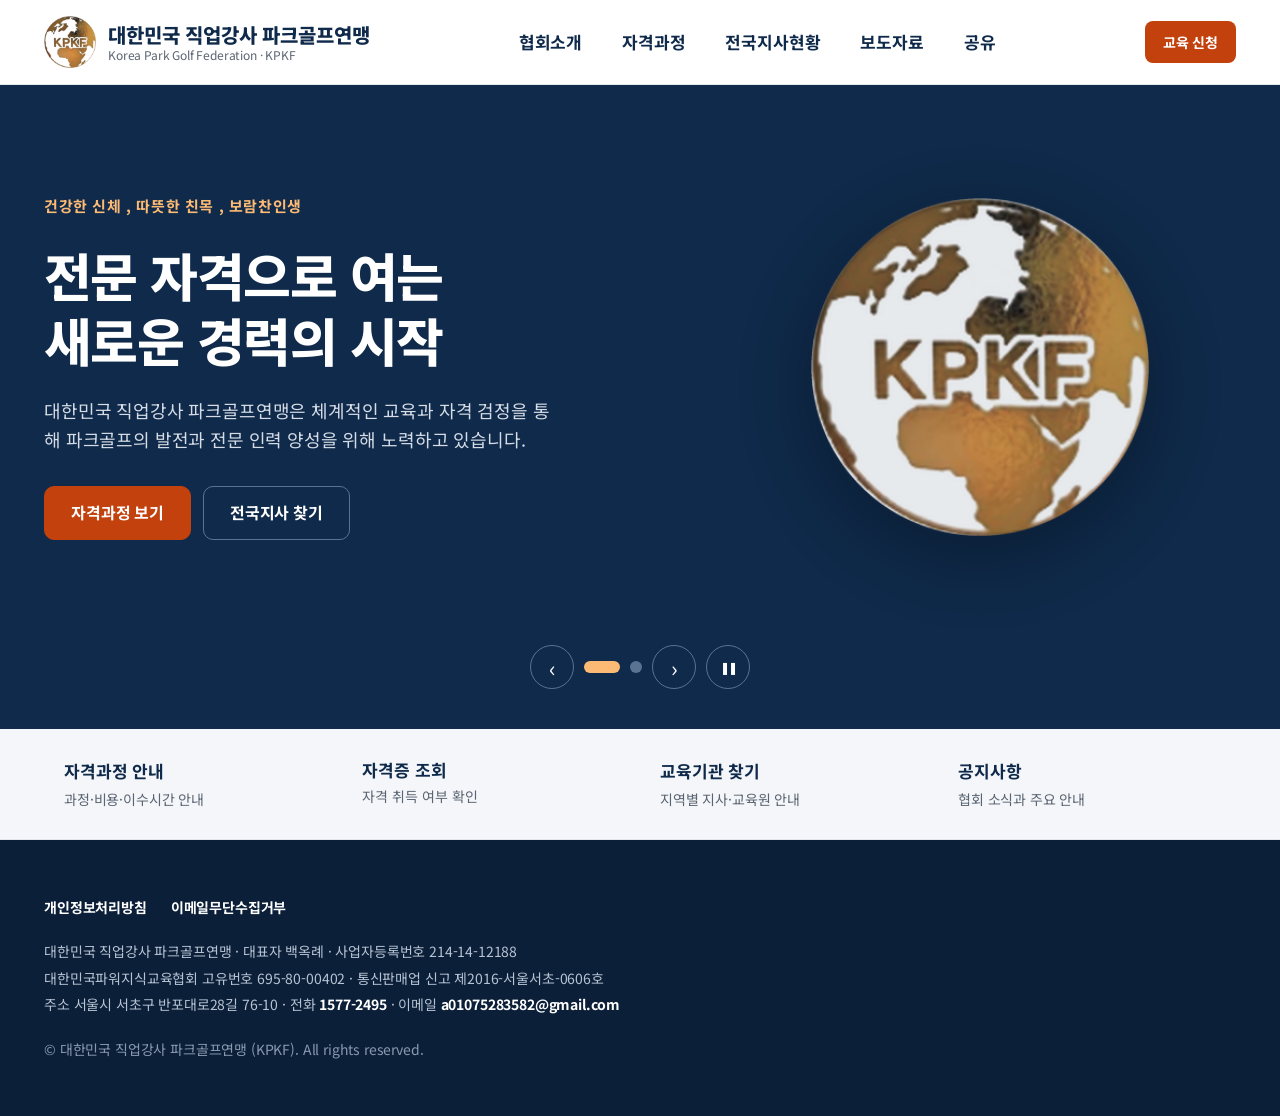
<file: index.html>
<!doctype html>
<html lang="ko">
<head>
<meta charset="utf-8">
<link rel="icon" href="kpkf-logo.png">
<meta name="viewport" content="width=device-width, initial-scale=1">
<title>대한민국 직업강사 파크골프연맹 공식 홈페이지</title>
<meta name="description" content="대한민국 직업강사 파크골프연맹 - 파크골프 지도자·심판·강사트레이너 1급 민간자격 교육, 전국지사, 대회 소식">
<link rel="preconnect" href="https://fonts.googleapis.com">
<link rel="preconnect" href="https://fonts.gstatic.com" crossorigin>
<link rel="stylesheet" href="https://fonts.googleapis.com/css2?family=Noto+Sans+KR:wght@400;500;700;800&display=swap">
<link rel="stylesheet" href="site.css">
</head>
<body>
<div class="site" style="font-family: 'Noto Sans KR', 'Apple SD Gothic Neo', 'Malgun Gothic', system-ui, sans-serif; color: #0F2A4A; background: #FFFFFF; letter-spacing: -0.01em; line-height: 1.6">

<header style="border-bottom: 1px solid #E3E7ED; background: #FFFFFF">
<div style="max-width: 1240px; margin: 0 auto; padding: 0 24px; min-height: 84px; display: flex; flex-wrap: wrap; align-items: center; justify-content: space-between; gap: 16px">
<a href="index.html" style="display: flex; align-items: center; gap: 12px; padding: 12px 0">
<img src="kpkf-logo.png" alt="KPKF 로고" style="width: 52px; height: 52px; object-fit: contain">
<span style="display: flex; flex-direction: column; line-height: 1.25"><strong style="font-size: 20px; font-weight: 800">대한민국 직업강사 파크골프연맹</strong><span style="font-size: 12px; color: #5A6472">Korea Park Golf Federation · KPKF</span></span>
</a>
<nav aria-label="주 메뉴" style="display: flex; flex-wrap: wrap; gap: 4px">
<a href="about.html" class="nav-link">협회소개</a>
<a href="courses.html" class="nav-link">자격과정</a>
<a href="branches.html" class="nav-link">전국지사현황</a>
<a href="press.html" class="nav-link">보도자료</a>
<a href="share.html" class="nav-link">공유</a>
</nav>
<div style="display: flex; gap: 8px">
<a href="courses.html" style="padding: 10px 18px; font-size: 14px; font-weight: 700; border-radius: 8px; background: var(--accent); color: #FFFFFF">교육 신청</a>
</div>
</div>
</header>

<main>
<section id="top" class="hero" aria-label="주요 안내">
<div class="hero-slider" id="hero-slider">
<div class="hero-track">
<div class="hero-slide is-active" role="group" aria-roledescription="슬라이드" aria-label="1 / 2">
<div class="hero-inner">
<div style="display: flex; flex-direction: column; gap: 24px">
<span style="font-size: 15px; font-weight: 700; color: #FDBA74; letter-spacing: 0.04em">건강한 신체 , 따뜻한 친목 , 보람찬인생</span>
<h1 style="margin: 0; font-size: 52px; line-height: 1.25; font-weight: 800; letter-spacing: -0.03em">전문 자격으로 여는<br>새로운 경력의 시작</h1>
<p style="margin: 0; font-size: 18px; color: #D5DCE6; max-width: 520px">대한민국 직업강사 파크골프연맹은 체계적인 교육과 자격 검정을 통해 파크골프의 발전과 전문 인력 양성을 위해 노력하고 있습니다.</p>
<div style="display: flex; flex-wrap: wrap; gap: 12px; padding-top: 8px">
<a href="courses.html" class="hero-btn primary">자격과정 보기</a>
<a href="branches.html" class="hero-btn">전국지사 찾기</a>
</div>
</div>
<div class="hero-art" aria-hidden="true"><img src="kpkf-logo.png" alt=""></div>
</div>
</div>
<div class="hero-slide" role="group" aria-roledescription="슬라이드" aria-label="2 / 2">
<div class="hero-inner">
<div style="display: flex; flex-direction: column; gap: 20px">
<span style="display: flex; flex-wrap: wrap; gap: 8px"><span style="padding: 4px 12px; border-radius: 6px; background: #B91C1C; color: #FFFFFF; font-size: 14px; font-weight: 800">공지</span><span style="padding: 4px 12px; border-radius: 6px; background: #FDEBDD; color: #9A3412; font-size: 14px; font-weight: 800">참가자 모집 중</span></span>
<h2 style="margin: 0; font-size: 46px; line-height: 1.25; font-weight: 800; letter-spacing: -0.03em">협회장배<br>파크골프 전국대회</h2>
<dl class="hero-facts"><dt>일시</dt><dd>2026년 11월 28일 (토)</dd><dt>장소</dt><dd>성주무릉도원 파크골프장</dd><dt>신청</dt><dd>11월 15일까지 · 선착순 72명</dd><dt>참가비</dt><dd>5만원 (라운딩비 + 점심)</dd></dl>
<div style="display: flex; flex-wrap: wrap; gap: 12px; padding-top: 4px">
<a href="share.html#notice-1" class="hero-btn primary">공지 자세히 보기</a>
<a href="tel:010-7528-3582" class="hero-btn">문의 010-7528-3582</a>
</div>
</div>
<a href="share.html#notice-1" class="hero-poster"><img src="notice-tournament.jpg" alt="협회장배 전국대회 포스터. 2026년 11월 28일 토요일, 성주무릉도원 파크골프장"></a>
</div>
</div>
</div>
<div class="hero-controls">
<button type="button" class="hero-ctl" data-hero="prev" aria-label="이전 슬라이드">‹</button>
<button type="button" class="hero-dot" data-hero-dot="0" aria-label="1번 슬라이드"></button>
<button type="button" class="hero-dot" data-hero-dot="1" aria-label="2번 슬라이드"></button>
<button type="button" class="hero-ctl" data-hero="next" aria-label="다음 슬라이드">›</button>
<button type="button" class="hero-ctl hero-pause" data-hero="pause" aria-label="자동 넘김 멈추기">❚❚</button>
</div>
</div>
</section>
<section aria-label="바로가기" style="background: #F4F6F9; border-bottom: 1px solid #E3E7ED">
<div style="max-width: 1240px; margin: 0 auto; padding: 0 24px; display: grid; grid-template-columns: repeat(auto-fit, minmax(200px, 1fr))">
<a href="courses.html" style="padding: 28px 20px; display: flex; flex-direction: column; gap: 4px"><strong style="font-size: 17px">자격과정 안내</strong><span style="font-size: 14px; color: #5A6472">과정·비용·이수시간 안내</span></a>
<button type="button" id="verify-open" style="padding: 28px 20px; display: flex; flex-direction: column; align-items: flex-start; gap: 4px; border: 0; background: transparent; font-family: inherit; color: #0F2A4A; text-align: left; cursor: pointer"><strong style="font-size: 17px">자격증 조회</strong><span style="font-size: 14px; color: #5A6472">자격 취득 여부 확인</span></button>
<a href="branches.html" style="padding: 28px 20px; display: flex; flex-direction: column; gap: 4px"><strong style="font-size: 17px">교육기관 찾기</strong><span style="font-size: 14px; color: #5A6472">지역별 지사·교육원 안내</span></a>
<a href="share.html#notices" style="padding: 28px 20px; display: flex; flex-direction: column; gap: 4px"><strong style="font-size: 17px">공지사항</strong><span style="font-size: 14px; color: #5A6472">협회 소식과 주요 안내</span></a>
</div>
</section>

</main>
<div id="verify-modal" class="modal" hidden>
<div class="modal-backdrop" data-close></div>
<div class="modal-panel" role="dialog" aria-modal="true" aria-labelledby="verify-title">
<button type="button" class="modal-x" data-close aria-label="닫기">×</button>
<form id="verify-form" class="apply-form">
<p class="eyebrow">자격증 조회</p>
<h2 id="verify-title">자격 취득 여부 확인</h2>
<p style="margin: 0; font-size: 15px; color: #5A6472; line-height: 1.6">자격증에 적힌 정보를 정확히 입력해 주세요.</p>
<label class="field">이름<input name="이름" required autocomplete="name" placeholder="홍길동"></label>
<label class="field">생년월일<input name="생년월일" required inputmode="numeric" maxlength="8" pattern="[0-9]{8}" placeholder="예: 19600515" title="숫자 8자리로 입력해 주세요 (예: 19600515)"><small>숫자 8자리로 입력해 주세요</small></label>
<label class="field">자격증 번호<input name="자격증번호" required placeholder="자격증에 적힌 번호"></label>
<div class="verify-result" id="verify-result" role="status" hidden></div>
<button type="submit" class="apply-submit" id="verify-submit">조회하기</button>
<button type="button" class="link-btn" id="verify-to-request">조회가 안 되나요? 협회에 확인 요청하기</button>
</form>
<form id="vreq-form" class="apply-form" hidden>
<p class="eyebrow">자격증 조회 요청</p>
<h2>협회에 확인 요청하기</h2>
<p style="margin: 0; font-size: 15px; color: #5A6472; line-height: 1.6">협회에서 확인한 뒤 입력하신 전화번호로 결과를 알려 드립니다.</p>
<label class="field">이름<input name="이름" required autocomplete="name" placeholder="홍길동"></label>
<label class="field">생년월일<input name="생년월일" required inputmode="numeric" maxlength="8" pattern="[0-9]{8}" placeholder="예: 19600515" title="숫자 8자리로 입력해 주세요 (예: 19600515)"></label>
<label class="field">전화번호<input type="tel" name="전화번호" required autocomplete="tel" placeholder="예: 010-1234-5678"></label>
<label class="field">자격증 번호 <small>(아시는 경우)</small><input name="자격증번호" placeholder="자격증에 적힌 번호"></label>
<label class="consent"><input type="checkbox" name="개인정보동의" value="동의함" required><span><strong>[필수] 개인정보 수집·이용에 동의합니다.</strong><br>수집 항목: 이름, 생년월일, 전화번호, 자격증 번호 · 이용 목적: 자격 취득 여부 확인 및 안내 · 보유 기간: 확인 완료 후 3년</span></label>
<p class="apply-status" id="vreq-status" role="alert"></p>
<button type="submit" class="apply-submit" id="vreq-submit">확인 요청 보내기</button>
<button type="button" class="link-btn" id="vreq-back">← 바로 조회로 돌아가기</button>
</form>
<div class="apply-done" id="vreq-done" hidden>
<h2>확인 요청이 접수되었습니다</h2>
<p>협회에서 확인한 뒤 입력하신 전화번호로<br>결과를 알려 드리겠습니다.</p>
<button type="button" class="apply-submit" data-close style="min-width: 160px; padding: 0 24px">확인</button>
</div>
</div>
</div>
<footer style="background: #0B1F38; color: #B7C3D3">
<div style="max-width: 1240px; margin: 0 auto; padding: 56px 24px; display: flex; flex-direction: column; gap: 20px; font-size: 14px">
<div style="display: flex; flex-wrap: wrap; gap: 24px; color: #FFFFFF; font-weight: 700"><a href="privacy.html" style="color: #FFFFFF">개인정보처리방침</a><a href="privacy.html#email" style="color: #FFFFFF">이메일무단수집거부</a></div>
<p style="margin: 0; line-height: 1.9">대한민국 직업강사 파크골프연맹 · 대표자 백옥례 · 사업자등록번호 214-14-12188<br>대한민국파워지식교육협회 고유번호 695-80-00402 · 통신판매업 신고 제2016-서울서초-0606호<br>주소 서울시 서초구 반포대로28길 76-10 · 전화 <a href="tel:1577-2495" style="color: #FFFFFF; font-weight: 700">1577-2495</a> · 이메일 <a href="mailto:a01075283582@gmail.com" style="color: #FFFFFF; font-weight: 700">a01075283582@gmail.com</a></p>
<p style="margin: 0; color: #8A9AB0">© 대한민국 직업강사 파크골프연맹 (KPKF). All rights reserved.</p>
</div>
</footer>
</div>
<script src="data.js"></script>
<script src="site.js"></script>
</body>
</html>
</file>
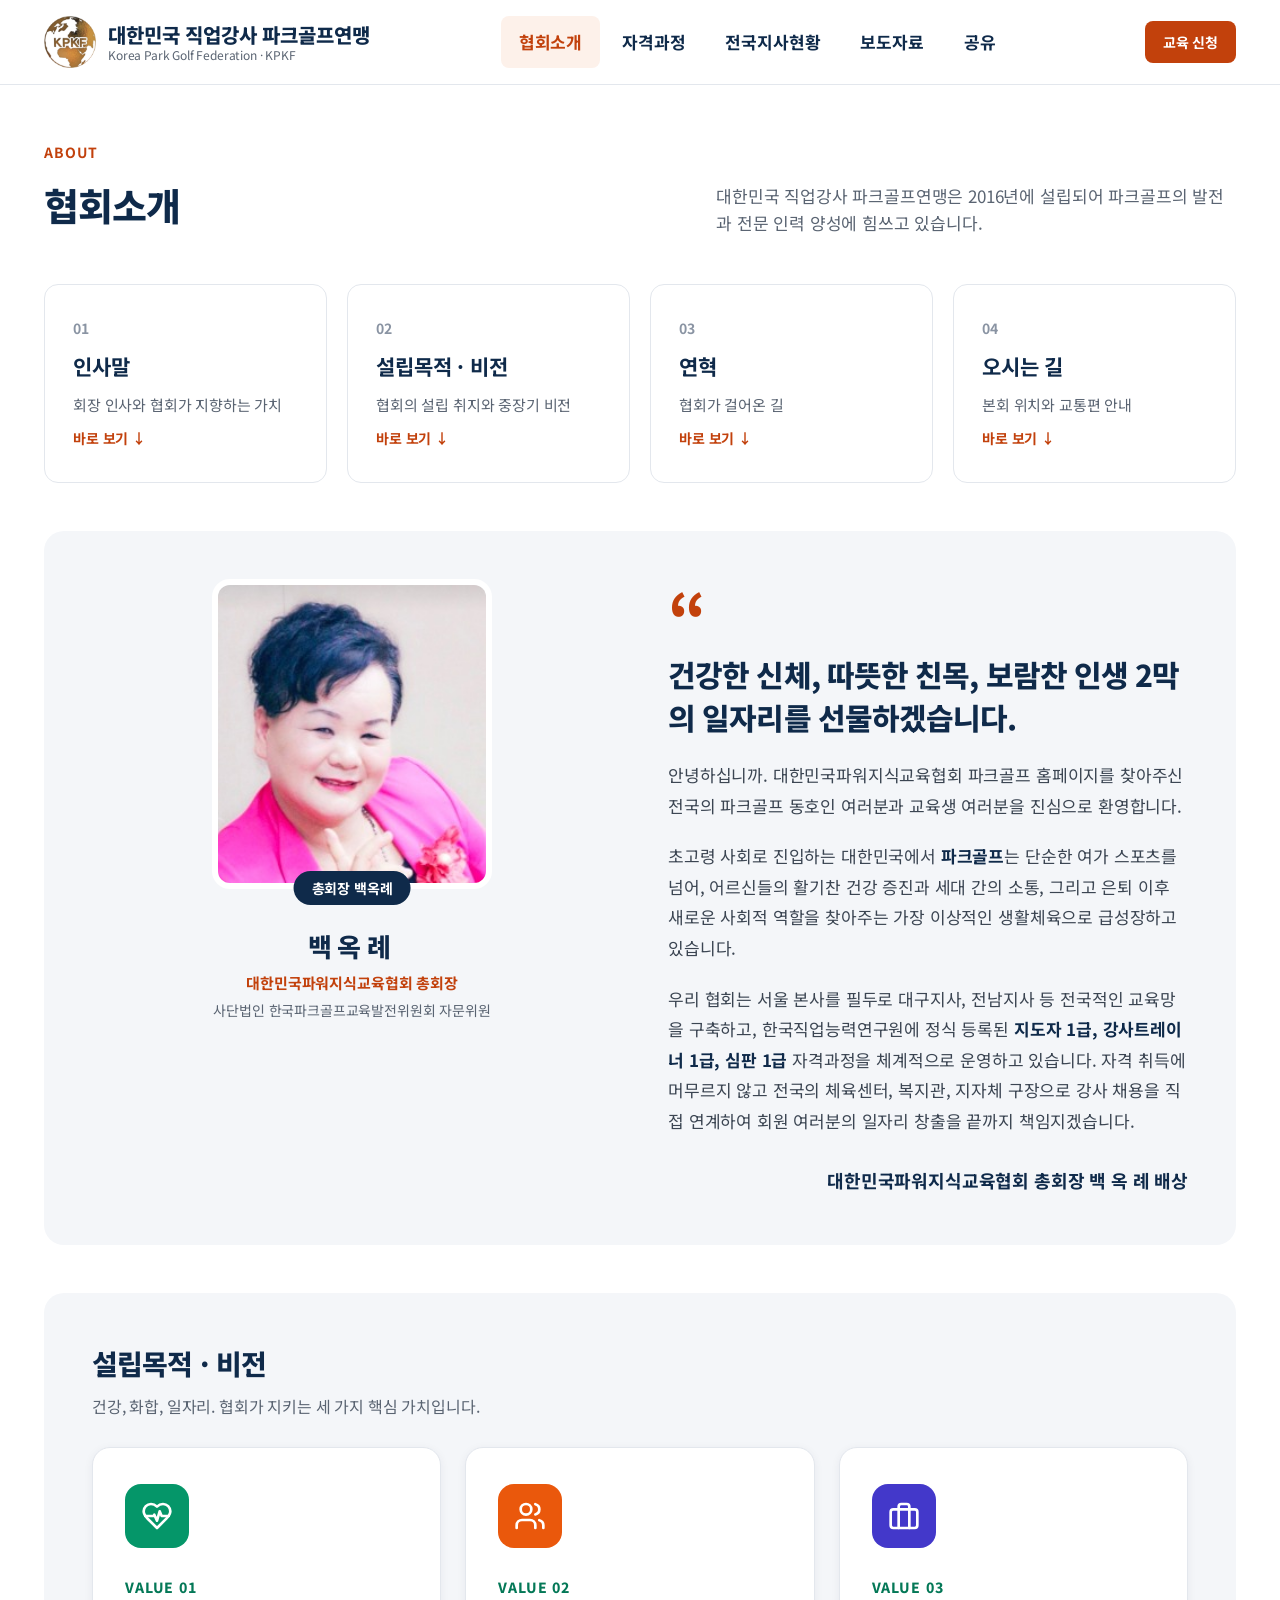
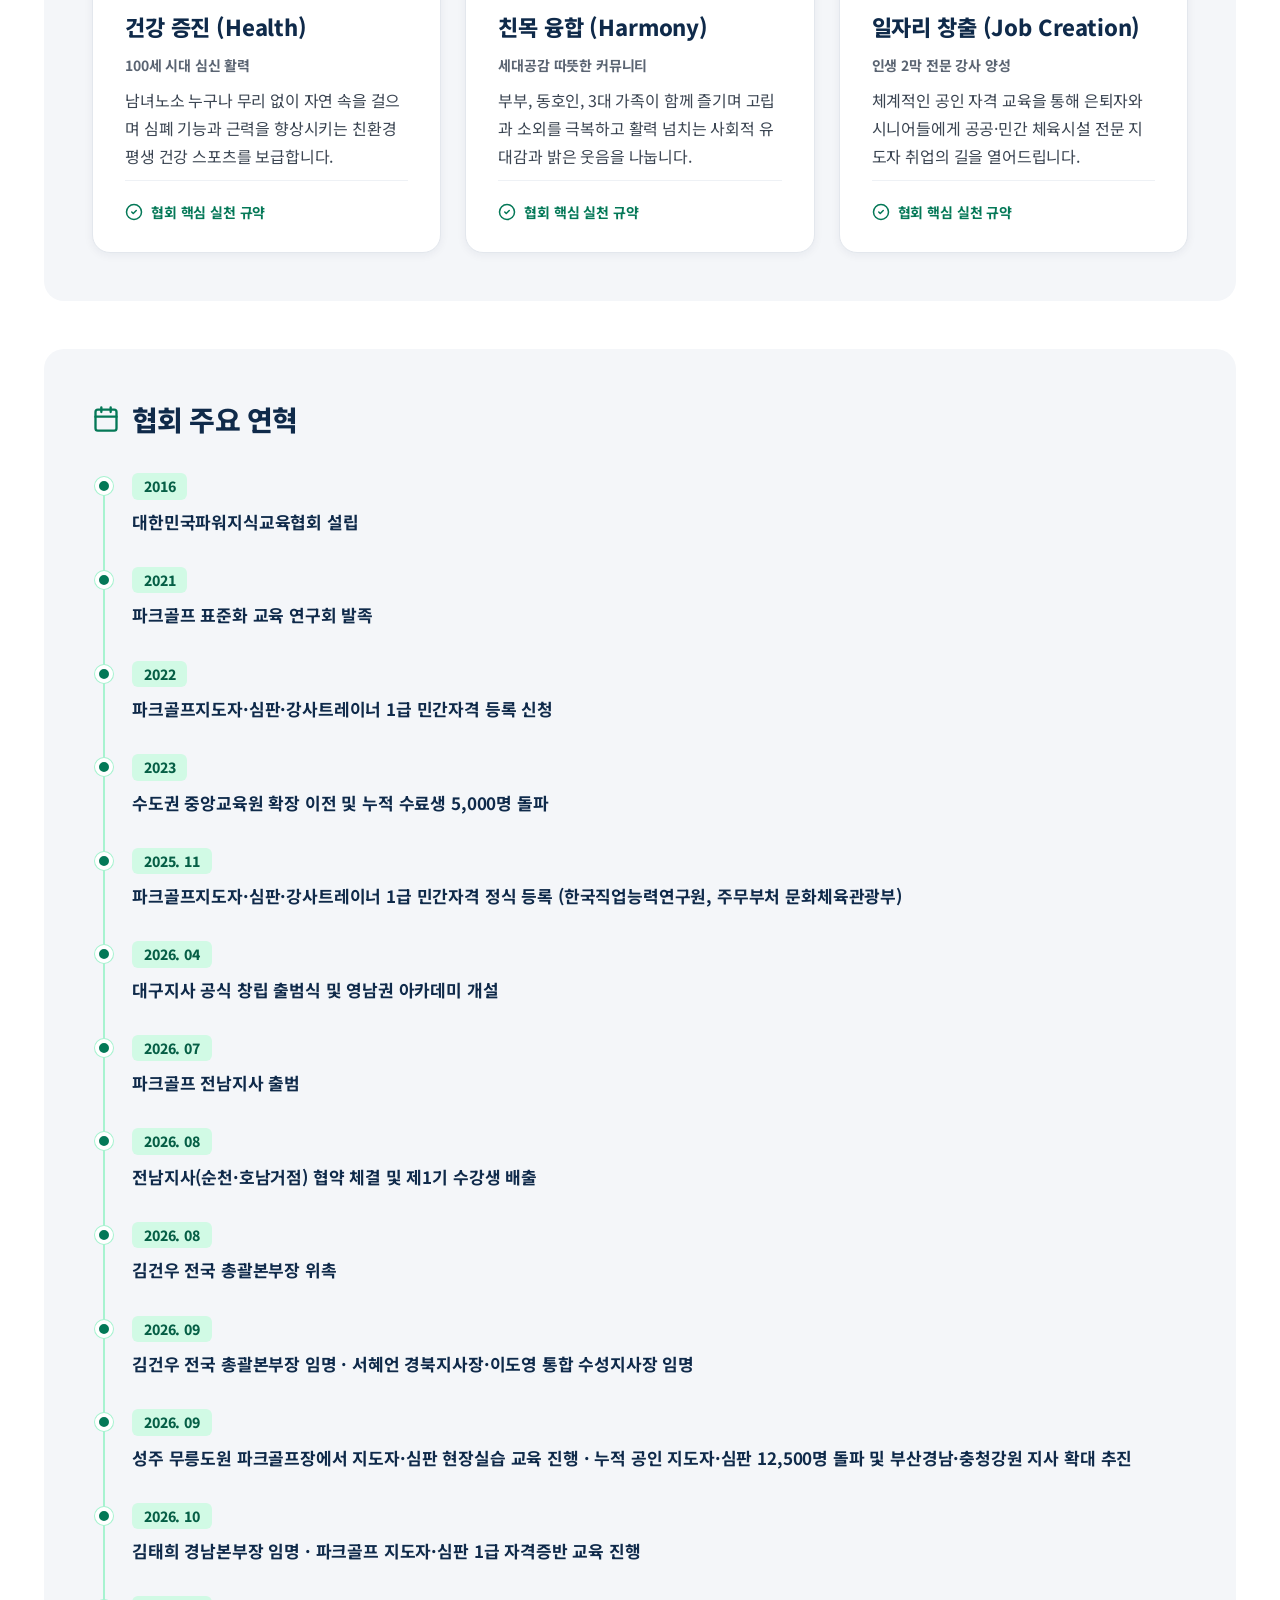
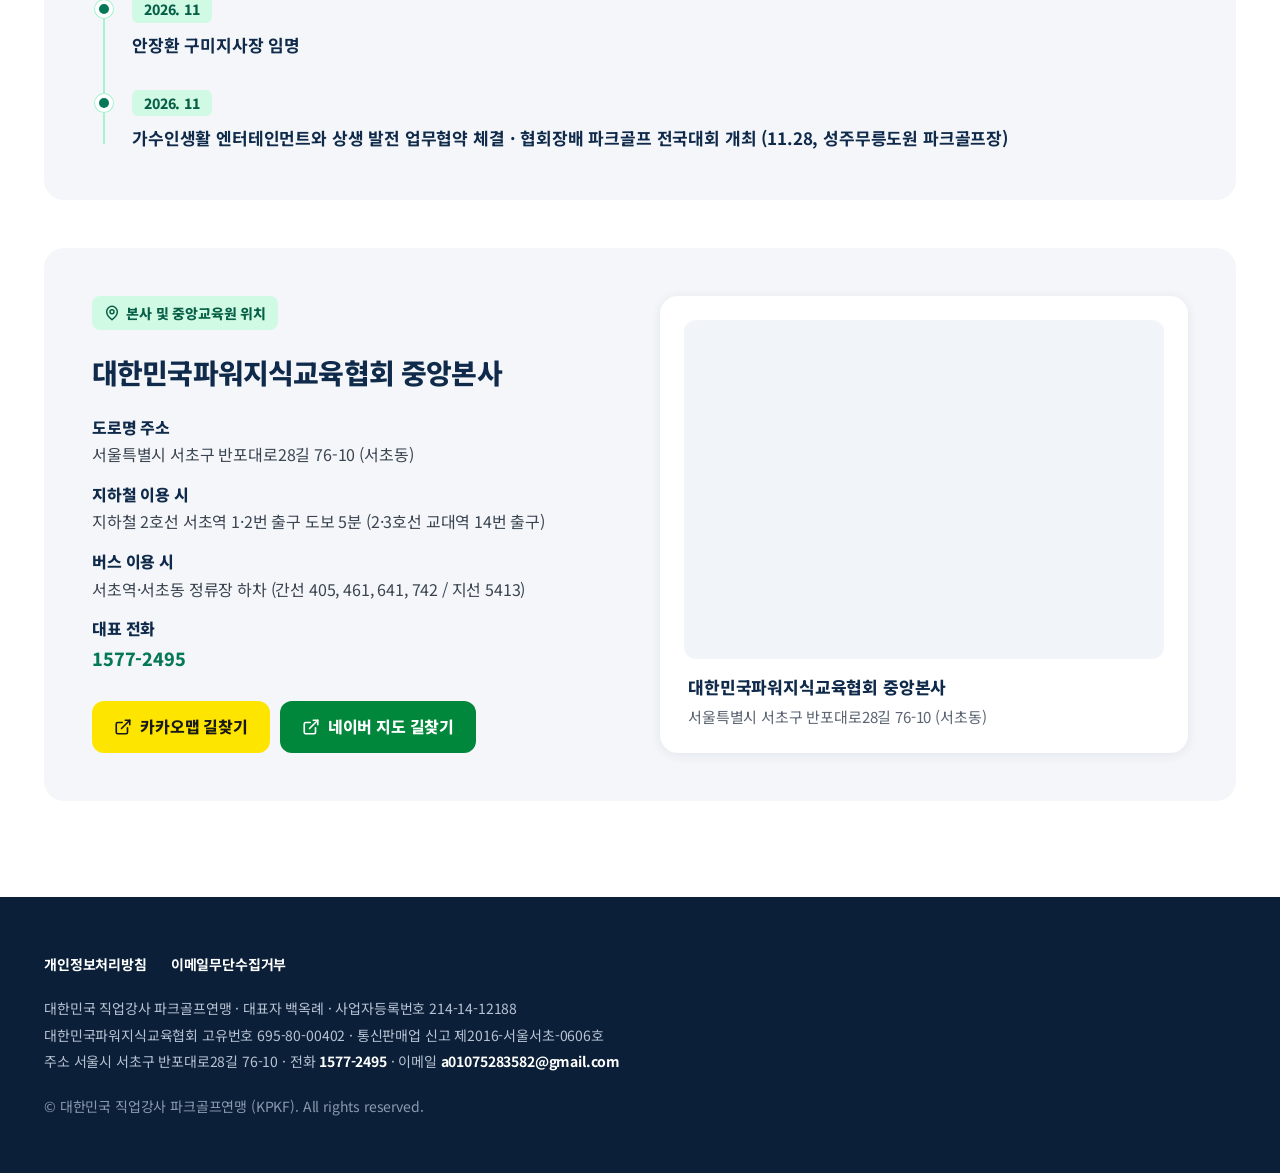
<file: about.html>
<!doctype html>
<html lang="ko">
<head>
<meta charset="utf-8">
<link rel="icon" href="kpkf-logo.png">
<meta name="viewport" content="width=device-width, initial-scale=1">
<title>협회소개 | 대한민국 직업강사 파크골프연맹</title>
<meta name="description" content="인사말, 설립목적·비전, 연혁, 오시는 길">
<link rel="preconnect" href="https://fonts.googleapis.com">
<link rel="preconnect" href="https://fonts.gstatic.com" crossorigin>
<link rel="stylesheet" href="https://fonts.googleapis.com/css2?family=Noto+Sans+KR:wght@400;500;700;800&display=swap">
<link rel="stylesheet" href="site.css">
</head>
<body class="page-sub">
<div class="site" style="font-family: 'Noto Sans KR', 'Apple SD Gothic Neo', 'Malgun Gothic', system-ui, sans-serif; color: #0F2A4A; background: #FFFFFF; letter-spacing: -0.01em; line-height: 1.6">

<header style="border-bottom: 1px solid #E3E7ED; background: #FFFFFF">
<div style="max-width: 1240px; margin: 0 auto; padding: 0 24px; min-height: 84px; display: flex; flex-wrap: wrap; align-items: center; justify-content: space-between; gap: 16px">
<a href="index.html" style="display: flex; align-items: center; gap: 12px; padding: 12px 0">
<img src="kpkf-logo.png" alt="KPKF 로고" style="width: 52px; height: 52px; object-fit: contain">
<span style="display: flex; flex-direction: column; line-height: 1.25"><strong style="font-size: 20px; font-weight: 800">대한민국 직업강사 파크골프연맹</strong><span style="font-size: 12px; color: #5A6472">Korea Park Golf Federation · KPKF</span></span>
</a>
<nav aria-label="주 메뉴" style="display: flex; flex-wrap: wrap; gap: 4px">
<a href="about.html" class="nav-link" aria-current="page">협회소개</a>
<a href="courses.html" class="nav-link">자격과정</a>
<a href="branches.html" class="nav-link">전국지사현황</a>
<a href="press.html" class="nav-link">보도자료</a>
<a href="share.html" class="nav-link">공유</a>
</nav>
<div style="display: flex; gap: 8px">
<a href="courses.html" style="padding: 10px 18px; font-size: 14px; font-weight: 700; border-radius: 8px; background: var(--accent); color: #FFFFFF">교육 신청</a>
</div>
</div>
</header>

<main>
<section id="about" style="max-width: 1240px; margin: 0 auto; padding: 56px 24px 96px; display: flex; flex-direction: column; gap: 48px">
<div style="display: flex; flex-wrap: wrap; justify-content: space-between; align-items: flex-end; gap: 24px">
<div style="display: flex; flex-direction: column; gap: 12px">
<span style="font-size: 14px; font-weight: 700; color: var(--accent); letter-spacing: 0.08em">ABOUT</span>
<h2 style="margin: 0; font-size: 38px; font-weight: 800; letter-spacing: -0.03em">협회소개</h2>
</div>
<p style="margin: 0; max-width: 520px; font-size: 17px; color: #5A6472">대한민국 직업강사 파크골프연맹은 2016년에 설립되어 파크골프의 발전과 전문 인력 양성에 힘쓰고 있습니다.</p>
</div>
<div style="display: grid; grid-template-columns: repeat(auto-fit, minmax(220px, 1fr)); gap: 20px">
<a class="about-link" href="#greeting"><span style="font-size: 14px; font-weight: 700; color: #8A94A3">01</span><strong style="font-size: 21px">인사말</strong><span style="font-size: 15px; color: #5A6472">회장 인사와 협회가 지향하는 가치</span><span style="margin-top: auto; font-size: 14px; font-weight: 700; color: var(--accent)">바로 보기 ↓</span></a>
<a class="about-link" href="#vision"><span style="font-size: 14px; font-weight: 700; color: #8A94A3">02</span><strong style="font-size: 21px">설립목적 · 비전</strong><span style="font-size: 15px; color: #5A6472">협회의 설립 취지와 중장기 비전</span><span style="margin-top: auto; font-size: 14px; font-weight: 700; color: var(--accent)">바로 보기 ↓</span></a>
<a class="about-link" href="#history"><span style="font-size: 14px; font-weight: 700; color: #8A94A3">03</span><strong style="font-size: 21px">연혁</strong><span style="font-size: 15px; color: #5A6472">협회가 걸어온 길</span><span style="margin-top: auto; font-size: 14px; font-weight: 700; color: var(--accent)">바로 보기 ↓</span></a>
<a class="about-link" href="#location"><span style="font-size: 14px; font-weight: 700; color: #8A94A3">04</span><strong style="font-size: 21px">오시는 길</strong><span style="font-size: 15px; color: #5A6472">본회 위치와 교통편 안내</span><span style="margin-top: auto; font-size: 14px; font-weight: 700; color: var(--accent)">바로 보기 ↓</span></a>
</div>
<div id="greeting" style="display: grid; grid-template-columns: repeat(auto-fit, minmax(300px, 1fr)); gap: 56px; align-items: start; padding: 48px; border-radius: 20px; background: #F4F6F9">
<figure style="margin: 0; display: flex; flex-direction: column; align-items: center; gap: 20px; text-align: center">
<div style="position: relative; width: 100%; max-width: 280px">
<img src="president.jpg" alt="대한민국파워지식교육협회 총회장 백옥례" style="display: block; width: 100%; aspect-ratio: 239 / 265; object-fit: cover; border-radius: 18px; border: 6px solid #FFFFFF; box-sizing: border-box">
<span style="position: absolute; left: 50%; bottom: -16px; transform: translateX(-50%); white-space: nowrap; padding: 6px 18px; border-radius: 999px; background: #0F2A4A; color: #FFFFFF; font-size: 14px; font-weight: 700">총회장 백옥례</span>
</div>
<figcaption style="display: flex; flex-direction: column; gap: 4px; padding-top: 16px">
<strong style="font-size: 26px; font-weight: 800; letter-spacing: 0.2em">백옥례</strong>
<span style="font-size: 15px; font-weight: 700; color: var(--accent)">대한민국파워지식교육협회 총회장</span>
<span style="font-size: 14px; color: #5A6472">사단법인 한국파크골프교육발전위원회 자문위원</span>
</figcaption>
</figure>
<div style="display: flex; flex-direction: column; gap: 20px; font-size: 17px; color: #3B4552; line-height: 1.8">
<span aria-hidden="true" style="font-size: 64px; line-height: 0.6; font-weight: 800; color: var(--accent); padding-top: 16px">“</span>
<p style="margin: 0; font-size: 30px; line-height: 1.45; font-weight: 800; color: #0F2A4A; letter-spacing: -0.03em">건강한 신체, 따뜻한 친목, 보람찬 인생 2막의 일자리를 선물하겠습니다.</p>
<p style="margin: 0">안녕하십니까. 대한민국파워지식교육협회 파크골프 홈페이지를 찾아주신 전국의 파크골프 동호인 여러분과 교육생 여러분을 진심으로 환영합니다.</p>
<p style="margin: 0">초고령 사회로 진입하는 대한민국에서 <strong style="color: #0F2A4A">파크골프</strong>는 단순한 여가 스포츠를 넘어, 어르신들의 활기찬 건강 증진과 세대 간의 소통, 그리고 은퇴 이후 새로운 사회적 역할을 찾아주는 가장 이상적인 생활체육으로 급성장하고 있습니다.</p>
<p style="margin: 0">우리 협회는 서울 본사를 필두로 대구지사, 전남지사 등 전국적인 교육망을 구축하고, 한국직업능력연구원에 정식 등록된 <strong style="color: #0F2A4A">지도자 1급, 강사트레이너 1급, 심판 1급</strong> 자격과정을 체계적으로 운영하고 있습니다. 자격 취득에 머무르지 않고 전국의 체육센터, 복지관, 지자체 구장으로 강사 채용을 직접 연계하여 회원 여러분의 일자리 창출을 끝까지 책임지겠습니다.</p>
<p style="margin: 0; padding-top: 8px; text-align: right; font-size: 18px; font-weight: 700; color: #0F2A4A">대한민국파워지식교육협회 총회장 백 옥 례 배상</p>
</div>
</div>
<div id="vision" style="display: flex; flex-direction: column; gap: 28px; padding: 48px; border-radius: 20px; background: #F4F6F9">
<div style="display: flex; flex-direction: column; gap: 8px">
<h3 style="margin: 0; font-size: 28px; font-weight: 800; letter-spacing: -0.03em">설립목적 · 비전</h3>
<p style="margin: 0; font-size: 16px; color: #5A6472">건강, 화합, 일자리. 협회가 지키는 세 가지 핵심 가치입니다.</p>
</div>
<div style="display: grid; grid-template-columns: repeat(auto-fit, minmax(280px, 1fr)); gap: 24px">
<article style="padding: 36px 32px 28px; border-radius: 18px; border: 1px solid #E3E7ED; background: #FFFFFF; box-shadow: 0 2px 10px rgba(15, 42, 74, 0.06); display: flex; flex-direction: column; gap: 10px">
<span style="width: 64px; height: 64px; border-radius: 16px; background: #059669; display: flex; align-items: center; justify-content: center; margin-bottom: 18px"><svg aria-hidden="true" width="32" height="32" viewBox="0 0 24 24" fill="none" stroke="#FFFFFF" stroke-width="2" stroke-linecap="round" stroke-linejoin="round"><path d="M19 14c1.49-1.46 3-3.21 3-5.5A5.5 5.5 0 0 0 16.5 3c-1.76 0-3 .5-4.5 2-1.5-1.5-2.74-2-4.5-2A5.5 5.5 0 0 0 2 8.5c0 2.3 1.5 4.05 3 5.5l7 7Z"></path><path d="M3.22 12H9.5l.5-1 2 4.5 2-7 1.5 3.5h5.27"></path></svg></span>
<span style="font-size: 14px; font-weight: 800; color: #047857; letter-spacing: 0.06em">VALUE 01</span>
<h4 style="margin: 0; font-size: 22px; font-weight: 800">건강 증진 (Health)</h4>
<span style="font-size: 14px; font-weight: 700; color: #5A6472">100세 시대 심신 활력</span>
<p style="margin: 0; font-size: 16px; color: #3B4552; line-height: 1.75">남녀노소 누구나 무리 없이 자연 속을 걸으며 심폐 기능과 근력을 향상시키는 친환경 평생 건강 스포츠를 보급합니다.</p>
<div style="margin-top: auto; padding-top: 20px; border-top: 1px solid #EEF1F5; display: flex; align-items: center; gap: 8px; font-size: 14px; font-weight: 700; color: #047857"><svg aria-hidden="true" width="18" height="18" viewBox="0 0 24 24" fill="none" stroke="currentColor" stroke-width="2" stroke-linecap="round" stroke-linejoin="round"><circle cx="12" cy="12" r="10"></circle><path d="m9 12 2 2 4-4"></path></svg>협회 핵심 실천 규약</div>
</article>
<article style="padding: 36px 32px 28px; border-radius: 18px; border: 1px solid #E3E7ED; background: #FFFFFF; box-shadow: 0 2px 10px rgba(15, 42, 74, 0.06); display: flex; flex-direction: column; gap: 10px">
<span style="width: 64px; height: 64px; border-radius: 16px; background: #EA580C; display: flex; align-items: center; justify-content: center; margin-bottom: 18px"><svg aria-hidden="true" width="32" height="32" viewBox="0 0 24 24" fill="none" stroke="#FFFFFF" stroke-width="2" stroke-linecap="round" stroke-linejoin="round"><path d="M16 21v-2a4 4 0 0 0-4-4H6a4 4 0 0 0-4 4v2"></path><circle cx="9" cy="7" r="4"></circle><path d="M22 21v-2a4 4 0 0 0-3-3.87"></path><path d="M16 3.13a4 4 0 0 1 0 7.75"></path></svg></span>
<span style="font-size: 14px; font-weight: 800; color: #047857; letter-spacing: 0.06em">VALUE 02</span>
<h4 style="margin: 0; font-size: 22px; font-weight: 800">친목 융합 (Harmony)</h4>
<span style="font-size: 14px; font-weight: 700; color: #5A6472">세대공감 따뜻한 커뮤니티</span>
<p style="margin: 0; font-size: 16px; color: #3B4552; line-height: 1.75">부부, 동호인, 3대 가족이 함께 즐기며 고립과 소외를 극복하고 활력 넘치는 사회적 유대감과 밝은 웃음을 나눕니다.</p>
<div style="margin-top: auto; padding-top: 20px; border-top: 1px solid #EEF1F5; display: flex; align-items: center; gap: 8px; font-size: 14px; font-weight: 700; color: #047857"><svg aria-hidden="true" width="18" height="18" viewBox="0 0 24 24" fill="none" stroke="currentColor" stroke-width="2" stroke-linecap="round" stroke-linejoin="round"><circle cx="12" cy="12" r="10"></circle><path d="m9 12 2 2 4-4"></path></svg>협회 핵심 실천 규약</div>
</article>
<article style="padding: 36px 32px 28px; border-radius: 18px; border: 1px solid #E3E7ED; background: #FFFFFF; box-shadow: 0 2px 10px rgba(15, 42, 74, 0.06); display: flex; flex-direction: column; gap: 10px">
<span style="width: 64px; height: 64px; border-radius: 16px; background: #4338CA; display: flex; align-items: center; justify-content: center; margin-bottom: 18px"><svg aria-hidden="true" width="32" height="32" viewBox="0 0 24 24" fill="none" stroke="#FFFFFF" stroke-width="2" stroke-linecap="round" stroke-linejoin="round"><rect x="2" y="7" width="20" height="14" rx="2"></rect><path d="M16 21V5a2 2 0 0 0-2-2h-4a2 2 0 0 0-2 2v16"></path></svg></span>
<span style="font-size: 14px; font-weight: 800; color: #047857; letter-spacing: 0.06em">VALUE 03</span>
<h4 style="margin: 0; font-size: 22px; font-weight: 800">일자리 창출 (Job Creation)</h4>
<span style="font-size: 14px; font-weight: 700; color: #5A6472">인생 2막 전문 강사 양성</span>
<p style="margin: 0; font-size: 16px; color: #3B4552; line-height: 1.75">체계적인 공인 자격 교육을 통해 은퇴자와 시니어들에게 공공·민간 체육시설 전문 지도자 취업의 길을 열어드립니다.</p>
<div style="margin-top: auto; padding-top: 20px; border-top: 1px solid #EEF1F5; display: flex; align-items: center; gap: 8px; font-size: 14px; font-weight: 700; color: #047857"><svg aria-hidden="true" width="18" height="18" viewBox="0 0 24 24" fill="none" stroke="currentColor" stroke-width="2" stroke-linecap="round" stroke-linejoin="round"><circle cx="12" cy="12" r="10"></circle><path d="m9 12 2 2 4-4"></path></svg>협회 핵심 실천 규약</div>
</article>
</div>
</div>
<div id="history" style="padding: 48px; border-radius: 20px; background: #F4F6F9; display: flex; flex-direction: column; gap: 32px">
<h3 style="margin: 0; display: flex; align-items: center; gap: 12px; font-size: 28px; font-weight: 800; letter-spacing: -0.03em"><svg aria-hidden="true" width="28" height="28" viewBox="0 0 24 24" fill="none" stroke="#047857" stroke-width="2" stroke-linecap="round" stroke-linejoin="round"><rect x="3" y="4" width="18" height="18" rx="2"></rect><path d="M16 2v4M8 2v4M3 10h18"></path></svg>협회 주요 연혁</h3>
<div style="position: relative">
<span aria-hidden="true" style="position: absolute; left: 11px; top: 8px; bottom: 8px; width: 2px; background: #A7F3D0"></span>
<ol style="position: relative; margin: 0; padding: 0; list-style: none; display: flex; flex-direction: column; gap: 32px">
<li style="position: relative; display: flex; flex-direction: column; align-items: flex-start; gap: 8px; padding-left: 40px">
<span aria-hidden="true" style="position: absolute; left: 3px; top: 4px; width: 18px; height: 18px; border-radius: 50%; background: #047857; border: 4px solid #FFFFFF; box-shadow: 0 0 0 1px #A7F3D0; box-sizing: border-box"></span>
<span style="padding: 2px 12px; border-radius: 6px; background: #D1FAE5; color: #065F46; font-size: 14px; font-weight: 800">2016</span>
<p style="margin: 0; font-size: 17px; font-weight: 700; color: #0F2A4A; line-height: 1.6">대한민국파워지식교육협회 설립</p>
</li>
<li style="position: relative; display: flex; flex-direction: column; align-items: flex-start; gap: 8px; padding-left: 40px">
<span aria-hidden="true" style="position: absolute; left: 3px; top: 4px; width: 18px; height: 18px; border-radius: 50%; background: #047857; border: 4px solid #FFFFFF; box-shadow: 0 0 0 1px #A7F3D0; box-sizing: border-box"></span>
<span style="padding: 2px 12px; border-radius: 6px; background: #D1FAE5; color: #065F46; font-size: 14px; font-weight: 800">2021</span>
<p style="margin: 0; font-size: 17px; font-weight: 700; color: #0F2A4A; line-height: 1.6">파크골프 표준화 교육 연구회 발족</p>
</li>
<li style="position: relative; display: flex; flex-direction: column; align-items: flex-start; gap: 8px; padding-left: 40px">
<span aria-hidden="true" style="position: absolute; left: 3px; top: 4px; width: 18px; height: 18px; border-radius: 50%; background: #047857; border: 4px solid #FFFFFF; box-shadow: 0 0 0 1px #A7F3D0; box-sizing: border-box"></span>
<span style="padding: 2px 12px; border-radius: 6px; background: #D1FAE5; color: #065F46; font-size: 14px; font-weight: 800">2022</span>
<p style="margin: 0; font-size: 17px; font-weight: 700; color: #0F2A4A; line-height: 1.6">파크골프지도자·심판·강사트레이너 1급 민간자격 등록 신청</p>
</li>
<li style="position: relative; display: flex; flex-direction: column; align-items: flex-start; gap: 8px; padding-left: 40px">
<span aria-hidden="true" style="position: absolute; left: 3px; top: 4px; width: 18px; height: 18px; border-radius: 50%; background: #047857; border: 4px solid #FFFFFF; box-shadow: 0 0 0 1px #A7F3D0; box-sizing: border-box"></span>
<span style="padding: 2px 12px; border-radius: 6px; background: #D1FAE5; color: #065F46; font-size: 14px; font-weight: 800">2023</span>
<p style="margin: 0; font-size: 17px; font-weight: 700; color: #0F2A4A; line-height: 1.6">수도권 중앙교육원 확장 이전 및 누적 수료생 5,000명 돌파</p>
</li>
<li style="position: relative; display: flex; flex-direction: column; align-items: flex-start; gap: 8px; padding-left: 40px">
<span aria-hidden="true" style="position: absolute; left: 3px; top: 4px; width: 18px; height: 18px; border-radius: 50%; background: #047857; border: 4px solid #FFFFFF; box-shadow: 0 0 0 1px #A7F3D0; box-sizing: border-box"></span>
<span style="padding: 2px 12px; border-radius: 6px; background: #D1FAE5; color: #065F46; font-size: 14px; font-weight: 800">2025. 11</span>
<p style="margin: 0; font-size: 17px; font-weight: 700; color: #0F2A4A; line-height: 1.6">파크골프지도자·심판·강사트레이너 1급 민간자격 정식 등록 (한국직업능력연구원, 주무부처 문화체육관광부)</p>
</li>
<li style="position: relative; display: flex; flex-direction: column; align-items: flex-start; gap: 8px; padding-left: 40px">
<span aria-hidden="true" style="position: absolute; left: 3px; top: 4px; width: 18px; height: 18px; border-radius: 50%; background: #047857; border: 4px solid #FFFFFF; box-shadow: 0 0 0 1px #A7F3D0; box-sizing: border-box"></span>
<span style="padding: 2px 12px; border-radius: 6px; background: #D1FAE5; color: #065F46; font-size: 14px; font-weight: 800">2026. 04</span>
<p style="margin: 0; font-size: 17px; font-weight: 700; color: #0F2A4A; line-height: 1.6">대구지사 공식 창립 출범식 및 영남권 아카데미 개설</p>
</li>
<li style="position: relative; display: flex; flex-direction: column; align-items: flex-start; gap: 8px; padding-left: 40px">
<span aria-hidden="true" style="position: absolute; left: 3px; top: 4px; width: 18px; height: 18px; border-radius: 50%; background: #047857; border: 4px solid #FFFFFF; box-shadow: 0 0 0 1px #A7F3D0; box-sizing: border-box"></span>
<span style="padding: 2px 12px; border-radius: 6px; background: #D1FAE5; color: #065F46; font-size: 14px; font-weight: 800">2026. 07</span>
<p style="margin: 0; font-size: 17px; font-weight: 700; color: #0F2A4A; line-height: 1.6">파크골프 전남지사 출범</p>
</li>
<li style="position: relative; display: flex; flex-direction: column; align-items: flex-start; gap: 8px; padding-left: 40px">
<span aria-hidden="true" style="position: absolute; left: 3px; top: 4px; width: 18px; height: 18px; border-radius: 50%; background: #047857; border: 4px solid #FFFFFF; box-shadow: 0 0 0 1px #A7F3D0; box-sizing: border-box"></span>
<span style="padding: 2px 12px; border-radius: 6px; background: #D1FAE5; color: #065F46; font-size: 14px; font-weight: 800">2026. 08</span>
<p style="margin: 0; font-size: 17px; font-weight: 700; color: #0F2A4A; line-height: 1.6">전남지사(순천·호남거점) 협약 체결 및 제1기 수강생 배출</p>
</li>
<li style="position: relative; display: flex; flex-direction: column; align-items: flex-start; gap: 8px; padding-left: 40px">
<span aria-hidden="true" style="position: absolute; left: 3px; top: 4px; width: 18px; height: 18px; border-radius: 50%; background: #047857; border: 4px solid #FFFFFF; box-shadow: 0 0 0 1px #A7F3D0; box-sizing: border-box"></span>
<span style="padding: 2px 12px; border-radius: 6px; background: #D1FAE5; color: #065F46; font-size: 14px; font-weight: 800">2026. 08</span>
<p style="margin: 0; font-size: 17px; font-weight: 700; color: #0F2A4A; line-height: 1.6">김건우 전국 총괄본부장 위촉</p>
</li>
<li style="position: relative; display: flex; flex-direction: column; align-items: flex-start; gap: 8px; padding-left: 40px">
<span aria-hidden="true" style="position: absolute; left: 3px; top: 4px; width: 18px; height: 18px; border-radius: 50%; background: #047857; border: 4px solid #FFFFFF; box-shadow: 0 0 0 1px #A7F3D0; box-sizing: border-box"></span>
<span style="padding: 2px 12px; border-radius: 6px; background: #D1FAE5; color: #065F46; font-size: 14px; font-weight: 800">2026. 09</span>
<p style="margin: 0; font-size: 17px; font-weight: 700; color: #0F2A4A; line-height: 1.6">김건우 전국 총괄본부장 임명 · 서혜언 경북지사장·이도영 통합 수성지사장 임명</p>
</li>
<li style="position: relative; display: flex; flex-direction: column; align-items: flex-start; gap: 8px; padding-left: 40px">
<span aria-hidden="true" style="position: absolute; left: 3px; top: 4px; width: 18px; height: 18px; border-radius: 50%; background: #047857; border: 4px solid #FFFFFF; box-shadow: 0 0 0 1px #A7F3D0; box-sizing: border-box"></span>
<span style="padding: 2px 12px; border-radius: 6px; background: #D1FAE5; color: #065F46; font-size: 14px; font-weight: 800">2026. 09</span>
<p style="margin: 0; font-size: 17px; font-weight: 700; color: #0F2A4A; line-height: 1.6">성주 무릉도원 파크골프장에서 지도자·심판 현장실습 교육 진행 · 누적 공인 지도자·심판 12,500명 돌파 및 부산경남·충청강원 지사 확대 추진</p>
</li>
<li style="position: relative; display: flex; flex-direction: column; align-items: flex-start; gap: 8px; padding-left: 40px">
<span aria-hidden="true" style="position: absolute; left: 3px; top: 4px; width: 18px; height: 18px; border-radius: 50%; background: #047857; border: 4px solid #FFFFFF; box-shadow: 0 0 0 1px #A7F3D0; box-sizing: border-box"></span>
<span style="padding: 2px 12px; border-radius: 6px; background: #D1FAE5; color: #065F46; font-size: 14px; font-weight: 800">2026. 10</span>
<p style="margin: 0; font-size: 17px; font-weight: 700; color: #0F2A4A; line-height: 1.6">김태희 경남본부장 임명 · 파크골프 지도자·심판 1급 자격증반 교육 진행</p>
</li>
<li style="position: relative; display: flex; flex-direction: column; align-items: flex-start; gap: 8px; padding-left: 40px">
<span aria-hidden="true" style="position: absolute; left: 3px; top: 4px; width: 18px; height: 18px; border-radius: 50%; background: #047857; border: 4px solid #FFFFFF; box-shadow: 0 0 0 1px #A7F3D0; box-sizing: border-box"></span>
<span style="padding: 2px 12px; border-radius: 6px; background: #D1FAE5; color: #065F46; font-size: 14px; font-weight: 800">2026. 11</span>
<p style="margin: 0; font-size: 17px; font-weight: 700; color: #0F2A4A; line-height: 1.6">안장환 구미지사장 임명</p>
</li>
<li style="position: relative; display: flex; flex-direction: column; align-items: flex-start; gap: 8px; padding-left: 40px">
<span aria-hidden="true" style="position: absolute; left: 3px; top: 4px; width: 18px; height: 18px; border-radius: 50%; background: #047857; border: 4px solid #FFFFFF; box-shadow: 0 0 0 1px #A7F3D0; box-sizing: border-box"></span>
<span style="padding: 2px 12px; border-radius: 6px; background: #D1FAE5; color: #065F46; font-size: 14px; font-weight: 800">2026. 11</span>
<p style="margin: 0; font-size: 17px; font-weight: 700; color: #0F2A4A; line-height: 1.6">가수인생활 엔터테인먼트와 상생 발전 업무협약 체결 · 협회장배 파크골프 전국대회 개최 (11.28, 성주무릉도원 파크골프장)</p>
</li>
</ol>
</div>
</div>
<div id="location" style="padding: 48px; border-radius: 20px; background: #F4F6F9; display: grid; grid-template-columns: repeat(auto-fit, minmax(300px, 1fr)); gap: 40px; align-items: stretch">
<div style="display: flex; flex-direction: column; align-items: flex-start; gap: 20px">
<span style="display: inline-flex; align-items: center; gap: 6px; padding: 6px 12px; border-radius: 8px; background: #D1FAE5; color: #065F46; font-size: 14px; font-weight: 800"><svg aria-hidden="true" width="16" height="16" viewBox="0 0 24 24" fill="none" stroke="currentColor" stroke-width="2.2" stroke-linecap="round" stroke-linejoin="round"><path d="M20 10c0 6-8 12-8 12s-8-6-8-12a8 8 0 0 1 16 0Z"></path><circle cx="12" cy="10" r="3"></circle></svg>본사 및 중앙교육원 위치</span>
<h3 style="margin: 0; font-size: 28px; font-weight: 800; letter-spacing: -0.03em">대한민국파워지식교육협회 중앙본사</h3>
<dl style="margin: 0; display: flex; flex-direction: column; gap: 14px; font-size: 16px">
<div><dt style="font-weight: 800">도로명 주소</dt><dd style="margin: 2px 0 0; color: #3B4552">서울특별시 서초구 반포대로28길 76-10 (서초동)</dd></div>
<div><dt style="font-weight: 800">지하철 이용 시</dt><dd style="margin: 2px 0 0; color: #3B4552">지하철 2호선 서초역 1·2번 출구 도보 5분 (2·3호선 교대역 14번 출구)</dd></div>
<div><dt style="font-weight: 800">버스 이용 시</dt><dd style="margin: 2px 0 0; color: #3B4552">서초역·서초동 정류장 하차 (간선 405, 461, 641, 742 / 지선 5413)</dd></div>
<div><dt style="font-weight: 800">대표 전화</dt><dd style="margin: 2px 0 0"><a href="tel:1577-2495" style="color: #047857; font-size: 18px; font-weight: 800">1577-2495</a></dd></div>
</dl>
<div style="display: flex; flex-wrap: wrap; gap: 10px; padding-top: 8px">
<a href="https://map.kakao.com/link/search/%EC%84%9C%EC%9A%B8%ED%8A%B9%EB%B3%84%EC%8B%9C%20%EC%84%9C%EC%B4%88%EA%B5%AC%20%EB%B0%98%ED%8F%AC%EB%8C%80%EB%A1%9C28%EA%B8%B8%2076-10" target="_blank" rel="noopener" style="display: inline-flex; align-items: center; gap: 8px; min-height: 52px; padding: 0 22px; border-radius: 12px; background: #FEE500; color: #191919; font-size: 16px; font-weight: 800"><svg aria-hidden="true" width="18" height="18" viewBox="0 0 24 24" fill="none" stroke="currentColor" stroke-width="2.2" stroke-linecap="round" stroke-linejoin="round"><path d="M15 3h6v6"></path><path d="M10 14 21 3"></path><path d="M18 13v6a2 2 0 0 1-2 2H5a2 2 0 0 1-2-2V8a2 2 0 0 1 2-2h6"></path></svg>카카오맵 길찾기</a>
<a href="https://map.naver.com/p/search/%EC%84%9C%EC%9A%B8%ED%8A%B9%EB%B3%84%EC%8B%9C%20%EC%84%9C%EC%B4%88%EA%B5%AC%20%EB%B0%98%ED%8F%AC%EB%8C%80%EB%A1%9C28%EA%B8%B8%2076-10" target="_blank" rel="noopener" style="display: inline-flex; align-items: center; gap: 8px; min-height: 52px; padding: 0 22px; border-radius: 12px; background: #00873C; color: #FFFFFF; font-size: 16px; font-weight: 800"><svg aria-hidden="true" width="18" height="18" viewBox="0 0 24 24" fill="none" stroke="currentColor" stroke-width="2.2" stroke-linecap="round" stroke-linejoin="round"><path d="M15 3h6v6"></path><path d="M10 14 21 3"></path><path d="M18 13v6a2 2 0 0 1-2 2H5a2 2 0 0 1-2-2V8a2 2 0 0 1 2-2h6"></path></svg>네이버 지도 길찾기</a>
</div>
</div>
<div style="padding: 24px; border-radius: 18px; background: #FFFFFF; box-shadow: 0 2px 12px rgba(15, 42, 74, 0.08); display: flex">
<div style="flex: 1; display: flex; flex-direction: column; gap: 14px">
<iframe title="대한민국파워지식교육협회 중앙본사 위치 지도" src="https://maps.google.com/maps?q=%EC%84%9C%EC%9A%B8%ED%8A%B9%EB%B3%84%EC%8B%9C%20%EC%84%9C%EC%B4%88%EA%B5%AC%20%EB%B0%98%ED%8F%AC%EB%8C%80%EB%A1%9C28%EA%B8%B8%2076-10&amp;hl=ko&amp;z=17&amp;output=embed" loading="lazy" referrerpolicy="no-referrer-when-downgrade" style="width: 100%; flex: 1; min-height: 320px; border: 0; border-radius: 12px; background: #F1F4F8"></iframe>
<div style="display: flex; flex-direction: column; gap: 4px; padding: 0 4px">
<strong style="font-size: 17px; font-weight: 800">대한민국파워지식교육협회 중앙본사</strong>
<span style="font-size: 15px; color: #5A6472">서울특별시 서초구 반포대로28길 76-10 (서초동)</span>
</div>
</div>
</div>
</div>
</section>

</main>
<footer style="background: #0B1F38; color: #B7C3D3">
<div style="max-width: 1240px; margin: 0 auto; padding: 56px 24px; display: flex; flex-direction: column; gap: 20px; font-size: 14px">
<div style="display: flex; flex-wrap: wrap; gap: 24px; color: #FFFFFF; font-weight: 700"><a href="privacy.html" style="color: #FFFFFF">개인정보처리방침</a><a href="privacy.html#email" style="color: #FFFFFF">이메일무단수집거부</a></div>
<p style="margin: 0; line-height: 1.9">대한민국 직업강사 파크골프연맹 · 대표자 백옥례 · 사업자등록번호 214-14-12188<br>대한민국파워지식교육협회 고유번호 695-80-00402 · 통신판매업 신고 제2016-서울서초-0606호<br>주소 서울시 서초구 반포대로28길 76-10 · 전화 <a href="tel:1577-2495" style="color: #FFFFFF; font-weight: 700">1577-2495</a> · 이메일 <a href="mailto:a01075283582@gmail.com" style="color: #FFFFFF; font-weight: 700">a01075283582@gmail.com</a></p>
<p style="margin: 0; color: #8A9AB0">© 대한민국 직업강사 파크골프연맹 (KPKF). All rights reserved.</p>
</div>
</footer>
</div>
<script src="data.js"></script>
<script src="site.js"></script>
</body>
</html>
</file>
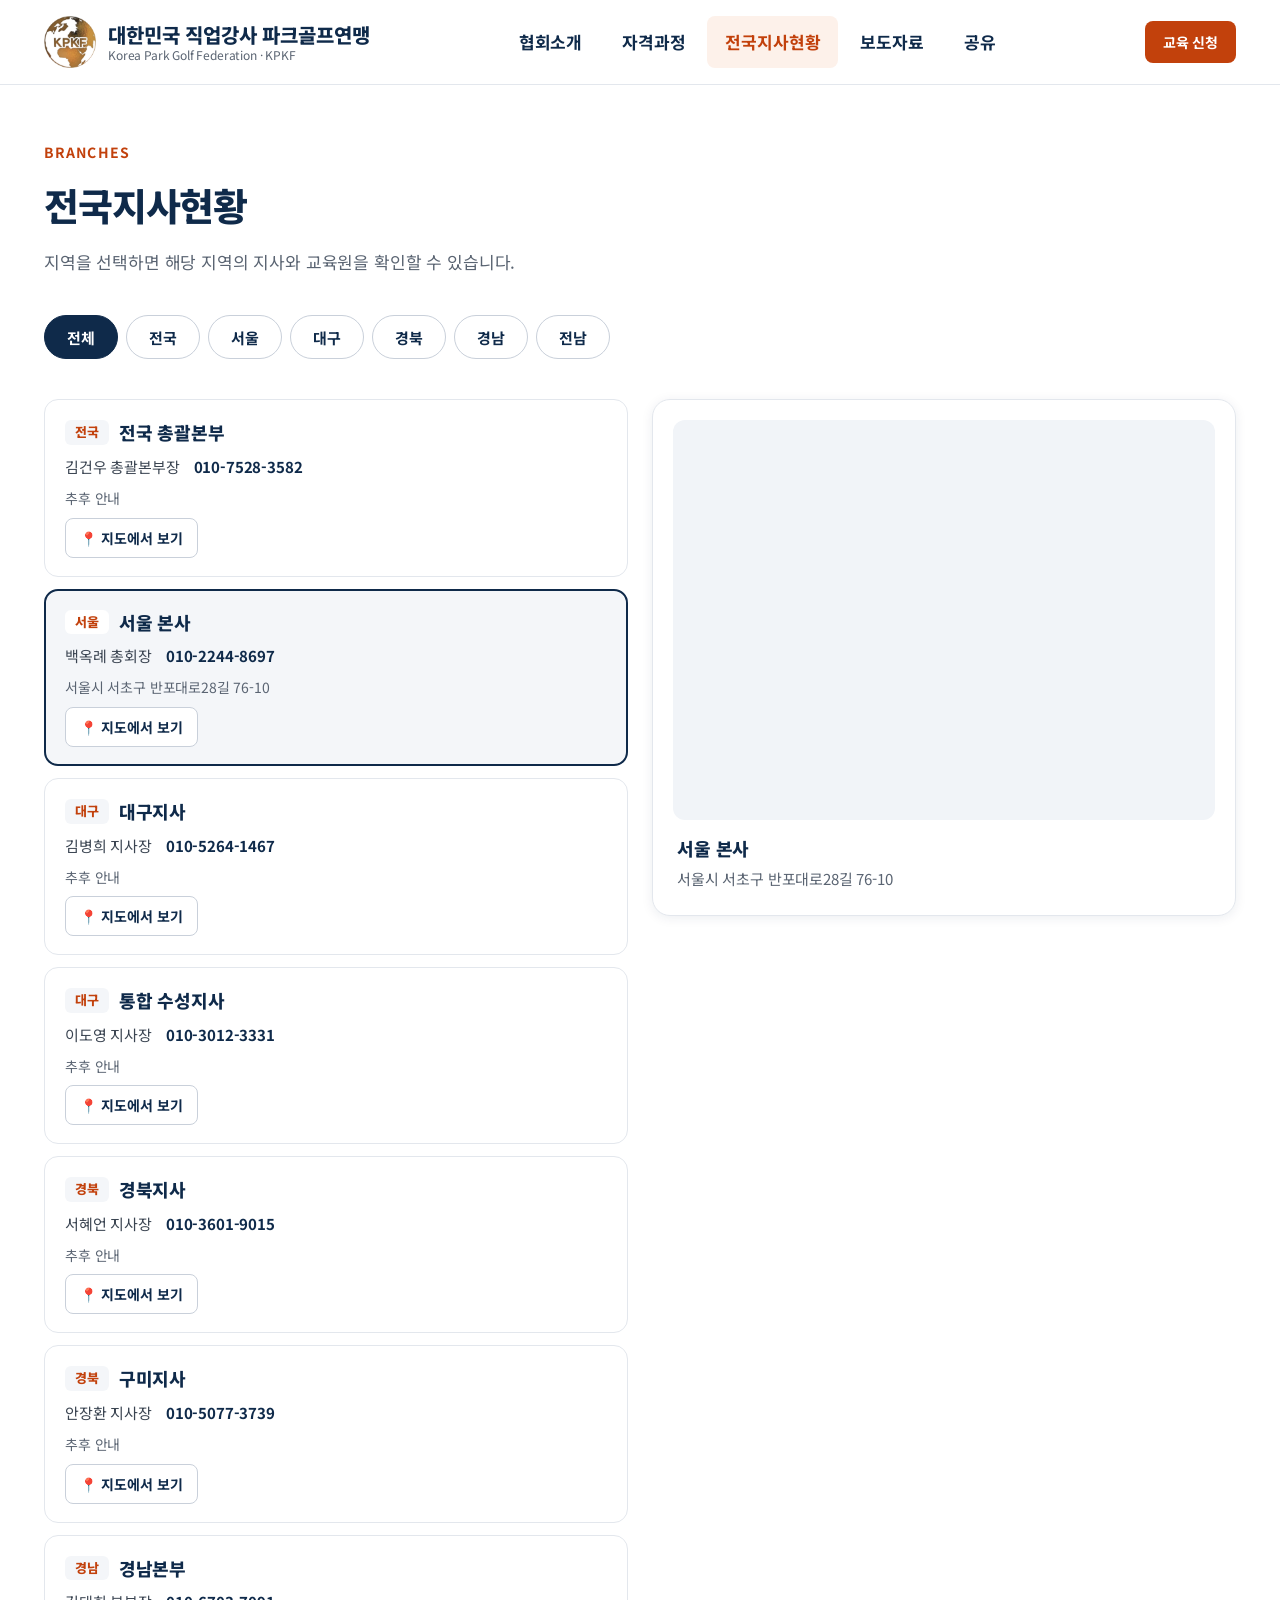
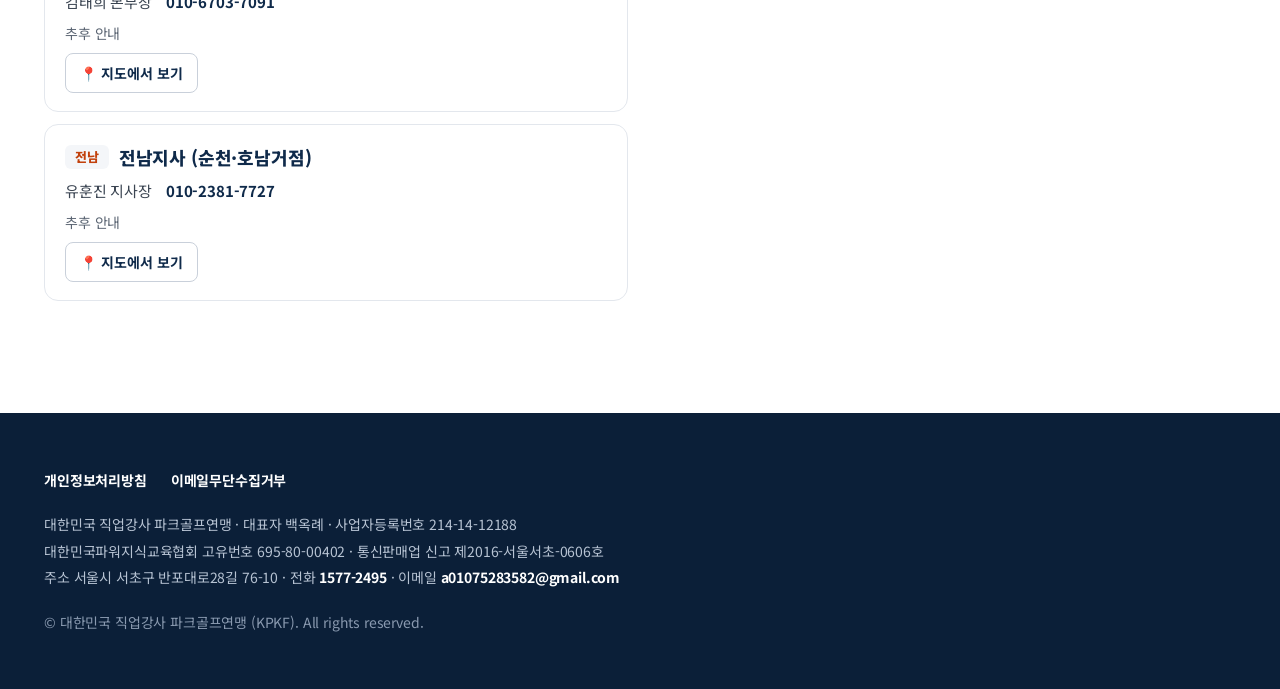
<file: branches.html>
<!doctype html>
<html lang="ko">
<head>
<meta charset="utf-8">
<link rel="icon" href="kpkf-logo.png">
<meta name="viewport" content="width=device-width, initial-scale=1">
<title>전국지사현황 | 대한민국 직업강사 파크골프연맹</title>
<meta name="description" content="서울 본사와 대구·경북·경남·전남 지사 안내 및 위치">
<link rel="preconnect" href="https://fonts.googleapis.com">
<link rel="preconnect" href="https://fonts.gstatic.com" crossorigin>
<link rel="stylesheet" href="https://fonts.googleapis.com/css2?family=Noto+Sans+KR:wght@400;500;700;800&display=swap">
<link rel="stylesheet" href="site.css">
</head>
<body class="page-sub">
<div class="site" style="font-family: 'Noto Sans KR', 'Apple SD Gothic Neo', 'Malgun Gothic', system-ui, sans-serif; color: #0F2A4A; background: #FFFFFF; letter-spacing: -0.01em; line-height: 1.6">

<header style="border-bottom: 1px solid #E3E7ED; background: #FFFFFF">
<div style="max-width: 1240px; margin: 0 auto; padding: 0 24px; min-height: 84px; display: flex; flex-wrap: wrap; align-items: center; justify-content: space-between; gap: 16px">
<a href="index.html" style="display: flex; align-items: center; gap: 12px; padding: 12px 0">
<img src="kpkf-logo.png" alt="KPKF 로고" style="width: 52px; height: 52px; object-fit: contain">
<span style="display: flex; flex-direction: column; line-height: 1.25"><strong style="font-size: 20px; font-weight: 800">대한민국 직업강사 파크골프연맹</strong><span style="font-size: 12px; color: #5A6472">Korea Park Golf Federation · KPKF</span></span>
</a>
<nav aria-label="주 메뉴" style="display: flex; flex-wrap: wrap; gap: 4px">
<a href="about.html" class="nav-link">협회소개</a>
<a href="courses.html" class="nav-link">자격과정</a>
<a href="branches.html" class="nav-link" aria-current="page">전국지사현황</a>
<a href="press.html" class="nav-link">보도자료</a>
<a href="share.html" class="nav-link">공유</a>
</nav>
<div style="display: flex; gap: 8px">
<a href="courses.html" style="padding: 10px 18px; font-size: 14px; font-weight: 700; border-radius: 8px; background: var(--accent); color: #FFFFFF">교육 신청</a>
</div>
</div>
</header>

<main>
<section id="branches" style="max-width: 1240px; margin: 0 auto; padding: 56px 24px 112px; display: flex; flex-direction: column; gap: 40px">
<div style="display: flex; flex-direction: column; gap: 12px">
<span style="font-size: 14px; font-weight: 700; color: var(--accent); letter-spacing: 0.08em">BRANCHES</span>
<h2 style="margin: 0; font-size: 38px; font-weight: 800; letter-spacing: -0.03em">전국지사현황</h2>
<p style="margin: 0; font-size: 17px; color: #5A6472">지역을 선택하면 해당 지역의 지사와 교육원을 확인할 수 있습니다.</p>
</div>
<div id="regions" role="group" aria-label="지역 선택" style="display: flex; flex-wrap: wrap; gap: 8px">

</div>
<div class="branch-layout">
<div id="branch-list" style="display: flex; flex-direction: column; gap: 12px"></div>
<div class="branch-map">
<iframe id="branch-map" title="지사 위치 지도" loading="lazy" referrerpolicy="no-referrer-when-downgrade" style="width: 100%; height: 400px; border: 0; border-radius: 12px; background: #F1F4F8"></iframe>
<div style="display: flex; flex-direction: column; gap: 4px; padding: 0 4px">
<strong id="branch-map-name" style="font-size: 18px; font-weight: 800"></strong>
<span id="branch-map-addr" style="font-size: 15px; color: #5A6472"></span>
<span id="branch-map-note" style="font-size: 13px; color: #9A3412"></span>
</div>
</div>
</div>
</section>

</main>
<footer style="background: #0B1F38; color: #B7C3D3">
<div style="max-width: 1240px; margin: 0 auto; padding: 56px 24px; display: flex; flex-direction: column; gap: 20px; font-size: 14px">
<div style="display: flex; flex-wrap: wrap; gap: 24px; color: #FFFFFF; font-weight: 700"><a href="privacy.html" style="color: #FFFFFF">개인정보처리방침</a><a href="privacy.html#email" style="color: #FFFFFF">이메일무단수집거부</a></div>
<p style="margin: 0; line-height: 1.9">대한민국 직업강사 파크골프연맹 · 대표자 백옥례 · 사업자등록번호 214-14-12188<br>대한민국파워지식교육협회 고유번호 695-80-00402 · 통신판매업 신고 제2016-서울서초-0606호<br>주소 서울시 서초구 반포대로28길 76-10 · 전화 <a href="tel:1577-2495" style="color: #FFFFFF; font-weight: 700">1577-2495</a> · 이메일 <a href="mailto:a01075283582@gmail.com" style="color: #FFFFFF; font-weight: 700">a01075283582@gmail.com</a></p>
<p style="margin: 0; color: #8A9AB0">© 대한민국 직업강사 파크골프연맹 (KPKF). All rights reserved.</p>
</div>
</footer>
</div>
<script src="data.js"></script>
<script src="site.js"></script>
</body>
</html>
</file>
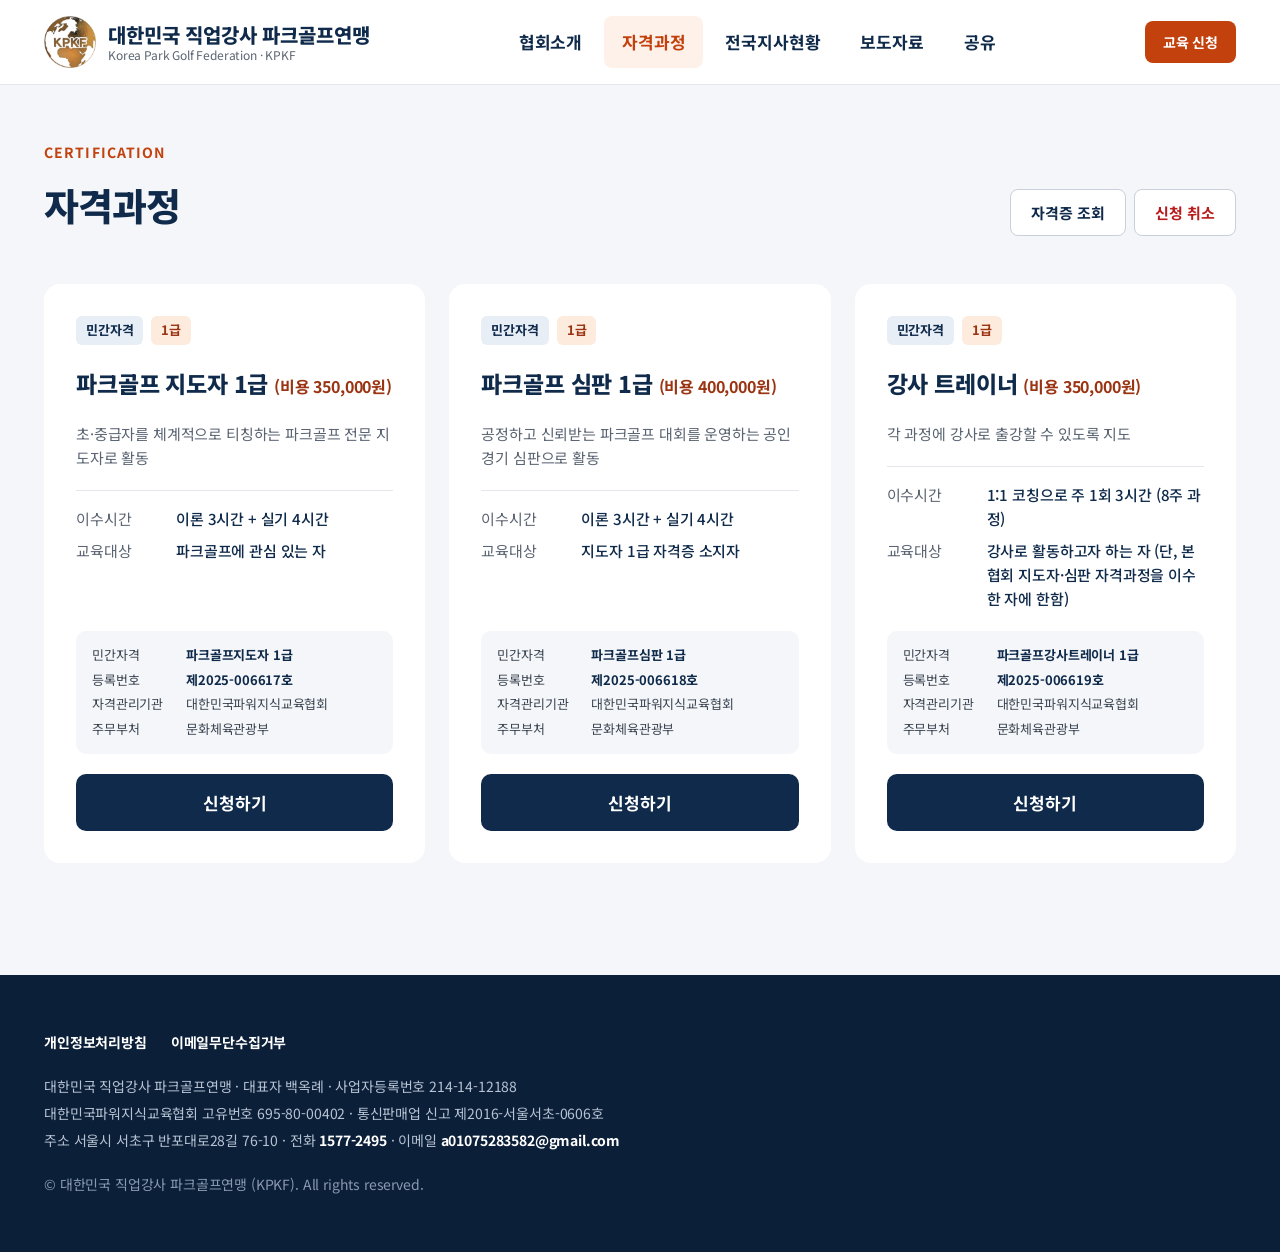
<file: courses.html>
<!doctype html>
<html lang="ko">
<head>
<meta charset="utf-8">
<link rel="icon" href="kpkf-logo.png">
<meta name="viewport" content="width=device-width, initial-scale=1">
<title>자격과정 | 대한민국 직업강사 파크골프연맹</title>
<meta name="description" content="파크골프 지도자 1급·심판 1급·강사트레이너 1급 민간자격 과정 안내와 교육 신청">
<link rel="preconnect" href="https://fonts.googleapis.com">
<link rel="preconnect" href="https://fonts.gstatic.com" crossorigin>
<link rel="stylesheet" href="https://fonts.googleapis.com/css2?family=Noto+Sans+KR:wght@400;500;700;800&display=swap">
<link rel="stylesheet" href="site.css">
</head>
<body class="page-sub">
<div class="site" style="font-family: 'Noto Sans KR', 'Apple SD Gothic Neo', 'Malgun Gothic', system-ui, sans-serif; color: #0F2A4A; background: #FFFFFF; letter-spacing: -0.01em; line-height: 1.6">

<header style="border-bottom: 1px solid #E3E7ED; background: #FFFFFF">
<div style="max-width: 1240px; margin: 0 auto; padding: 0 24px; min-height: 84px; display: flex; flex-wrap: wrap; align-items: center; justify-content: space-between; gap: 16px">
<a href="index.html" style="display: flex; align-items: center; gap: 12px; padding: 12px 0">
<img src="kpkf-logo.png" alt="KPKF 로고" style="width: 52px; height: 52px; object-fit: contain">
<span style="display: flex; flex-direction: column; line-height: 1.25"><strong style="font-size: 20px; font-weight: 800">대한민국 직업강사 파크골프연맹</strong><span style="font-size: 12px; color: #5A6472">Korea Park Golf Federation · KPKF</span></span>
</a>
<nav aria-label="주 메뉴" style="display: flex; flex-wrap: wrap; gap: 4px">
<a href="about.html" class="nav-link">협회소개</a>
<a href="courses.html" class="nav-link" aria-current="page">자격과정</a>
<a href="branches.html" class="nav-link">전국지사현황</a>
<a href="press.html" class="nav-link">보도자료</a>
<a href="share.html" class="nav-link">공유</a>
</nav>
<div style="display: flex; gap: 8px">
<a href="courses.html" style="padding: 10px 18px; font-size: 14px; font-weight: 700; border-radius: 8px; background: var(--accent); color: #FFFFFF">교육 신청</a>
</div>
</div>
</header>

<main>
<section id="courses" style="background: #F4F6F9">
<div style="max-width: 1240px; margin: 0 auto; padding: 56px 24px 112px; display: flex; flex-direction: column; gap: 48px">
<div style="display: flex; flex-wrap: wrap; justify-content: space-between; align-items: flex-end; gap: 24px">
<div style="display: flex; flex-direction: column; gap: 12px">
<span style="font-size: 14px; font-weight: 700; color: var(--accent); letter-spacing: 0.08em">CERTIFICATION</span>
<h2 style="margin: 0; font-size: 38px; font-weight: 800; letter-spacing: -0.03em">자격과정</h2>
</div>
<div style="display: flex; flex-wrap: wrap; gap: 8px"><button type="button" id="verify-open" style="min-height: 46px; padding: 12px 20px; border-radius: 8px; border: 1px solid #C9D0DA; background: #FFFFFF; color: #0F2A4A; font-family: inherit; font-size: 15px; font-weight: 700; cursor: pointer">자격증 조회</button><button type="button" id="cancel-open" style="min-height: 46px; padding: 12px 20px; border-radius: 8px; border: 1px solid #C9D0DA; background: #FFFFFF; color: #B91C1C; font-family: inherit; font-size: 15px; font-weight: 700; cursor: pointer">신청 취소</button></div>
</div>
<div style="display: grid; grid-template-columns: repeat(auto-fit, minmax(280px, 1fr)); gap: 24px">
<article style="background: #FFFFFF; border-radius: 16px; padding: 32px; display: flex; flex-direction: column; gap: 20px">
<div style="display: flex; gap: 8px"><span style="padding: 4px 10px; border-radius: 6px; background: #E8EEF6; font-size: 13px; font-weight: 700">민간자격</span><span style="padding: 4px 10px; border-radius: 6px; background: #FDEBDD; color: #9A3412; font-size: 13px; font-weight: 700">1급</span></div>
<h3 style="margin: 0; font-size: 23px; font-weight: 800">파크골프 지도자 1급 <span style="font-size: 16px; font-weight: 700; color: #9A3412; white-space: nowrap">(비용 350,000원)</span></h3>
<p style="margin: 0; font-size: 15px; color: #5A6472">초·중급자를 체계적으로 티칭하는 파크골프 전문 지도자로 활동</p>
<dl style="margin: 0; display: grid; grid-template-columns: 88px 1fr; gap: 8px 12px; font-size: 15px; padding-top: 16px; border-top: 1px solid #E3E7ED"><dt style="color: #5A6472">이수시간</dt><dd style="margin: 0; font-weight: 500">이론 3시간 + 실기 4시간</dd><dt style="color: #5A6472">교육대상</dt><dd style="margin: 0; font-weight: 500">파크골프에 관심 있는 자</dd></dl>
<dl style="margin: auto 0 0; padding: 14px 16px; border-radius: 10px; background: #F4F6F9; display: grid; grid-template-columns: 84px 1fr; gap: 4px 10px; font-size: 13px; line-height: 1.6; color: #3B4552"><dt>민간자격</dt><dd style="margin: 0; font-weight: 700; color: #0F2A4A">파크골프지도자 1급</dd><dt>등록번호</dt><dd style="margin: 0; font-weight: 700; color: #0F2A4A; white-space: nowrap">제2025-006617호</dd><dt>자격관리기관</dt><dd style="margin: 0">대한민국파워지식교육협회</dd><dt>주무부처</dt><dd style="margin: 0">문화체육관광부</dd></dl>
<button type="button" class="apply-btn" data-course="파크골프 지도자 1급">신청하기</button>
</article>
<article style="background: #FFFFFF; border-radius: 16px; padding: 32px; display: flex; flex-direction: column; gap: 20px">
<div style="display: flex; gap: 8px"><span style="padding: 4px 10px; border-radius: 6px; background: #E8EEF6; font-size: 13px; font-weight: 700">민간자격</span><span style="padding: 4px 10px; border-radius: 6px; background: #FDEBDD; color: #9A3412; font-size: 13px; font-weight: 700">1급</span></div>
<h3 style="margin: 0; font-size: 23px; font-weight: 800">파크골프 심판 1급 <span style="font-size: 16px; font-weight: 700; color: #9A3412; white-space: nowrap">(비용 400,000원)</span></h3>
<p style="margin: 0; font-size: 15px; color: #5A6472">공정하고 신뢰받는 파크골프 대회를 운영하는 공인 경기 심판으로 활동</p>
<dl style="margin: 0; display: grid; grid-template-columns: 88px 1fr; gap: 8px 12px; font-size: 15px; padding-top: 16px; border-top: 1px solid #E3E7ED"><dt style="color: #5A6472">이수시간</dt><dd style="margin: 0; font-weight: 500">이론 3시간 + 실기 4시간</dd><dt style="color: #5A6472">교육대상</dt><dd style="margin: 0; font-weight: 500">지도자 1급 자격증 소지자</dd></dl>
<dl style="margin: auto 0 0; padding: 14px 16px; border-radius: 10px; background: #F4F6F9; display: grid; grid-template-columns: 84px 1fr; gap: 4px 10px; font-size: 13px; line-height: 1.6; color: #3B4552"><dt>민간자격</dt><dd style="margin: 0; font-weight: 700; color: #0F2A4A">파크골프심판 1급</dd><dt>등록번호</dt><dd style="margin: 0; font-weight: 700; color: #0F2A4A; white-space: nowrap">제2025-006618호</dd><dt>자격관리기관</dt><dd style="margin: 0">대한민국파워지식교육협회</dd><dt>주무부처</dt><dd style="margin: 0">문화체육관광부</dd></dl>
<button type="button" class="apply-btn" data-course="파크골프 심판 1급">신청하기</button>
</article>
<article style="background: #FFFFFF; border-radius: 16px; padding: 32px; display: flex; flex-direction: column; gap: 20px">
<div style="display: flex; gap: 8px"><span style="padding: 4px 10px; border-radius: 6px; background: #E8EEF6; font-size: 13px; font-weight: 700">민간자격</span><span style="padding: 4px 10px; border-radius: 6px; background: #FDEBDD; color: #9A3412; font-size: 13px; font-weight: 700">1급</span></div>
<h3 style="margin: 0; font-size: 23px; font-weight: 800">강사 트레이너 <span style="font-size: 16px; font-weight: 700; color: #9A3412; white-space: nowrap">(비용 350,000원)</span></h3>
<p style="margin: 0; font-size: 15px; color: #5A6472">각 과정에 강사로 출강할 수 있도록 지도</p>
<dl style="margin: 0; display: grid; grid-template-columns: 88px 1fr; gap: 8px 12px; font-size: 15px; padding-top: 16px; border-top: 1px solid #E3E7ED"><dt style="color: #5A6472">이수시간</dt><dd style="margin: 0; font-weight: 500">1:1 코칭으로 주 1회 3시간 (8주 과정)</dd><dt style="color: #5A6472">교육대상</dt><dd style="margin: 0; font-weight: 500">강사로 활동하고자 하는 자 (단, 본 협회 지도자·심판 자격과정을 이수한 자에 한함)</dd></dl>
<dl style="margin: auto 0 0; padding: 14px 16px; border-radius: 10px; background: #F4F6F9; display: grid; grid-template-columns: 84px 1fr; gap: 4px 10px; font-size: 13px; line-height: 1.6; color: #3B4552"><dt>민간자격</dt><dd style="margin: 0; font-weight: 700; color: #0F2A4A">파크골프강사트레이너 1급</dd><dt>등록번호</dt><dd style="margin: 0; font-weight: 700; color: #0F2A4A; white-space: nowrap">제2025-006619호</dd><dt>자격관리기관</dt><dd style="margin: 0">대한민국파워지식교육협회</dd><dt>주무부처</dt><dd style="margin: 0">문화체육관광부</dd></dl>
<button type="button" class="apply-btn" data-course="강사 트레이너">신청하기</button>
</article>
</div>
</div>
</section>

</main>
<div id="apply-modal" class="modal" hidden>
<div class="modal-backdrop" data-close></div>
<div class="modal-panel" role="dialog" aria-modal="true" aria-labelledby="apply-title">
<button type="button" class="modal-x" data-close aria-label="닫기">×</button>
<form id="apply-form" class="apply-form">
<p class="eyebrow">자격과정 신청</p>
<h2 id="apply-title">자격과정 신청</h2>
<input type="hidden" name="과정" id="apply-course">
<label class="field">이름<input name="이름" required autocomplete="name" placeholder="홍길동"></label>
<label class="field">생년월일<input name="생년월일" required inputmode="numeric" maxlength="8" pattern="[0-9]{8}" placeholder="예: 19600515" title="숫자 8자리로 입력해 주세요 (예: 19600515)"><small>숫자 8자리로 입력해 주세요</small></label>
<label class="field">전화번호<input type="tel" name="전화번호" required autocomplete="tel" placeholder="예: 010-1234-5678"></label>
<label class="field">주소<input name="주소" required autocomplete="street-address" placeholder="예: 서울시 ○○구 ○○로 00"></label>
<label class="consent"><input type="checkbox" name="개인정보동의" value="동의함" required><span><strong>[필수] 개인정보 수집·이용에 동의합니다.</strong><br>수집 항목: 이름, 생년월일, 전화번호, 주소 · 이용 목적: 자격과정 신청 접수 및 안내 · 보유 기간: 교육 종료 후 3년</span></label>
<p class="apply-status" id="apply-status" role="alert"></p>
<button type="submit" class="apply-submit" id="apply-submit">신청하기</button>
</form>
<div class="apply-done" id="apply-done" hidden>
<h2>신청이 접수되었습니다</h2>
<p>입력하신 전화번호로 담당자가<br>교육 일정을 안내해 드리겠습니다.</p>
<button type="button" class="apply-submit" data-close style="min-width: 160px; padding: 0 24px">확인</button>
</div>
</div>
</div>
<div id="cancel-modal" class="modal" hidden>
<div class="modal-backdrop" data-close></div>
<div class="modal-panel" role="dialog" aria-modal="true" aria-labelledby="cancel-title">
<button type="button" class="modal-x" data-close aria-label="닫기">×</button>
<form id="cancel-form" class="apply-form">
<p class="eyebrow" style="color: #B91C1C">신청 취소</p>
<h2 id="cancel-title">자격과정 신청 취소</h2>
<p style="margin: 0; font-size: 15px; color: #5A6472; line-height: 1.6">신청하실 때 적은 이름과 전화번호를 입력해 주세요.</p>
<label class="field">취소할 과정<select name="취소 과정" required><option value="">과정을 선택해 주세요</option><option>파크골프 지도자 1급</option><option>파크골프 심판 1급</option><option>강사 트레이너</option></select></label>
<label class="field">이름<input name="이름" required autocomplete="name" placeholder="홍길동"></label>
<label class="field">전화번호<input type="tel" name="전화번호" required autocomplete="tel" placeholder="예: 010-1234-5678"></label>
<label class="field">취소 사유 <small>(선택)</small><input name="취소 사유" placeholder="예: 일정이 맞지 않아서"></label>
<label class="consent"><input type="checkbox" name="개인정보동의" value="동의함" required><span><strong>[필수] 개인정보 수집·이용에 동의합니다.</strong><br>수집 항목: 이름, 전화번호 · 이용 목적: 신청 취소 확인 및 처리 · 보유 기간: 취소 처리 후 3년</span></label>
<p class="apply-status" id="cancel-status" role="alert"></p>
<button type="submit" class="apply-submit cancel-submit" id="cancel-submit">신청 취소하기</button>
</form>
<div class="apply-done" id="cancel-done" hidden>
<h2>취소 요청이 접수되었습니다</h2>
<p>확인 후 입력하신 전화번호로<br>처리 결과를 안내해 드리겠습니다.</p>
<button type="button" class="apply-submit" data-close style="min-width: 160px; padding: 0 24px">확인</button>
</div>
</div>
</div>
<div id="verify-modal" class="modal" hidden>
<div class="modal-backdrop" data-close></div>
<div class="modal-panel" role="dialog" aria-modal="true" aria-labelledby="verify-title">
<button type="button" class="modal-x" data-close aria-label="닫기">×</button>
<form id="verify-form" class="apply-form">
<p class="eyebrow">자격증 조회</p>
<h2 id="verify-title">자격 취득 여부 확인</h2>
<p style="margin: 0; font-size: 15px; color: #5A6472; line-height: 1.6">자격증에 적힌 정보를 정확히 입력해 주세요.</p>
<label class="field">이름<input name="이름" required autocomplete="name" placeholder="홍길동"></label>
<label class="field">생년월일<input name="생년월일" required inputmode="numeric" maxlength="8" pattern="[0-9]{8}" placeholder="예: 19600515" title="숫자 8자리로 입력해 주세요 (예: 19600515)"><small>숫자 8자리로 입력해 주세요</small></label>
<label class="field">자격증 번호<input name="자격증번호" required placeholder="자격증에 적힌 번호"></label>
<div class="verify-result" id="verify-result" role="status" hidden></div>
<button type="submit" class="apply-submit" id="verify-submit">조회하기</button>
<button type="button" class="link-btn" id="verify-to-request">조회가 안 되나요? 협회에 확인 요청하기</button>
</form>
<form id="vreq-form" class="apply-form" hidden>
<p class="eyebrow">자격증 조회 요청</p>
<h2>협회에 확인 요청하기</h2>
<p style="margin: 0; font-size: 15px; color: #5A6472; line-height: 1.6">협회에서 확인한 뒤 입력하신 전화번호로 결과를 알려 드립니다.</p>
<label class="field">이름<input name="이름" required autocomplete="name" placeholder="홍길동"></label>
<label class="field">생년월일<input name="생년월일" required inputmode="numeric" maxlength="8" pattern="[0-9]{8}" placeholder="예: 19600515" title="숫자 8자리로 입력해 주세요 (예: 19600515)"></label>
<label class="field">전화번호<input type="tel" name="전화번호" required autocomplete="tel" placeholder="예: 010-1234-5678"></label>
<label class="field">자격증 번호 <small>(아시는 경우)</small><input name="자격증번호" placeholder="자격증에 적힌 번호"></label>
<label class="consent"><input type="checkbox" name="개인정보동의" value="동의함" required><span><strong>[필수] 개인정보 수집·이용에 동의합니다.</strong><br>수집 항목: 이름, 생년월일, 전화번호, 자격증 번호 · 이용 목적: 자격 취득 여부 확인 및 안내 · 보유 기간: 확인 완료 후 3년</span></label>
<p class="apply-status" id="vreq-status" role="alert"></p>
<button type="submit" class="apply-submit" id="vreq-submit">확인 요청 보내기</button>
<button type="button" class="link-btn" id="vreq-back">← 바로 조회로 돌아가기</button>
</form>
<div class="apply-done" id="vreq-done" hidden>
<h2>확인 요청이 접수되었습니다</h2>
<p>협회에서 확인한 뒤 입력하신 전화번호로<br>결과를 알려 드리겠습니다.</p>
<button type="button" class="apply-submit" data-close style="min-width: 160px; padding: 0 24px">확인</button>
</div>
</div>
</div>
<footer style="background: #0B1F38; color: #B7C3D3">
<div style="max-width: 1240px; margin: 0 auto; padding: 56px 24px; display: flex; flex-direction: column; gap: 20px; font-size: 14px">
<div style="display: flex; flex-wrap: wrap; gap: 24px; color: #FFFFFF; font-weight: 700"><a href="privacy.html" style="color: #FFFFFF">개인정보처리방침</a><a href="privacy.html#email" style="color: #FFFFFF">이메일무단수집거부</a></div>
<p style="margin: 0; line-height: 1.9">대한민국 직업강사 파크골프연맹 · 대표자 백옥례 · 사업자등록번호 214-14-12188<br>대한민국파워지식교육협회 고유번호 695-80-00402 · 통신판매업 신고 제2016-서울서초-0606호<br>주소 서울시 서초구 반포대로28길 76-10 · 전화 <a href="tel:1577-2495" style="color: #FFFFFF; font-weight: 700">1577-2495</a> · 이메일 <a href="mailto:a01075283582@gmail.com" style="color: #FFFFFF; font-weight: 700">a01075283582@gmail.com</a></p>
<p style="margin: 0; color: #8A9AB0">© 대한민국 직업강사 파크골프연맹 (KPKF). All rights reserved.</p>
</div>
</footer>
</div>
<script src="data.js"></script>
<script src="site.js"></script>
</body>
</html>
</file>
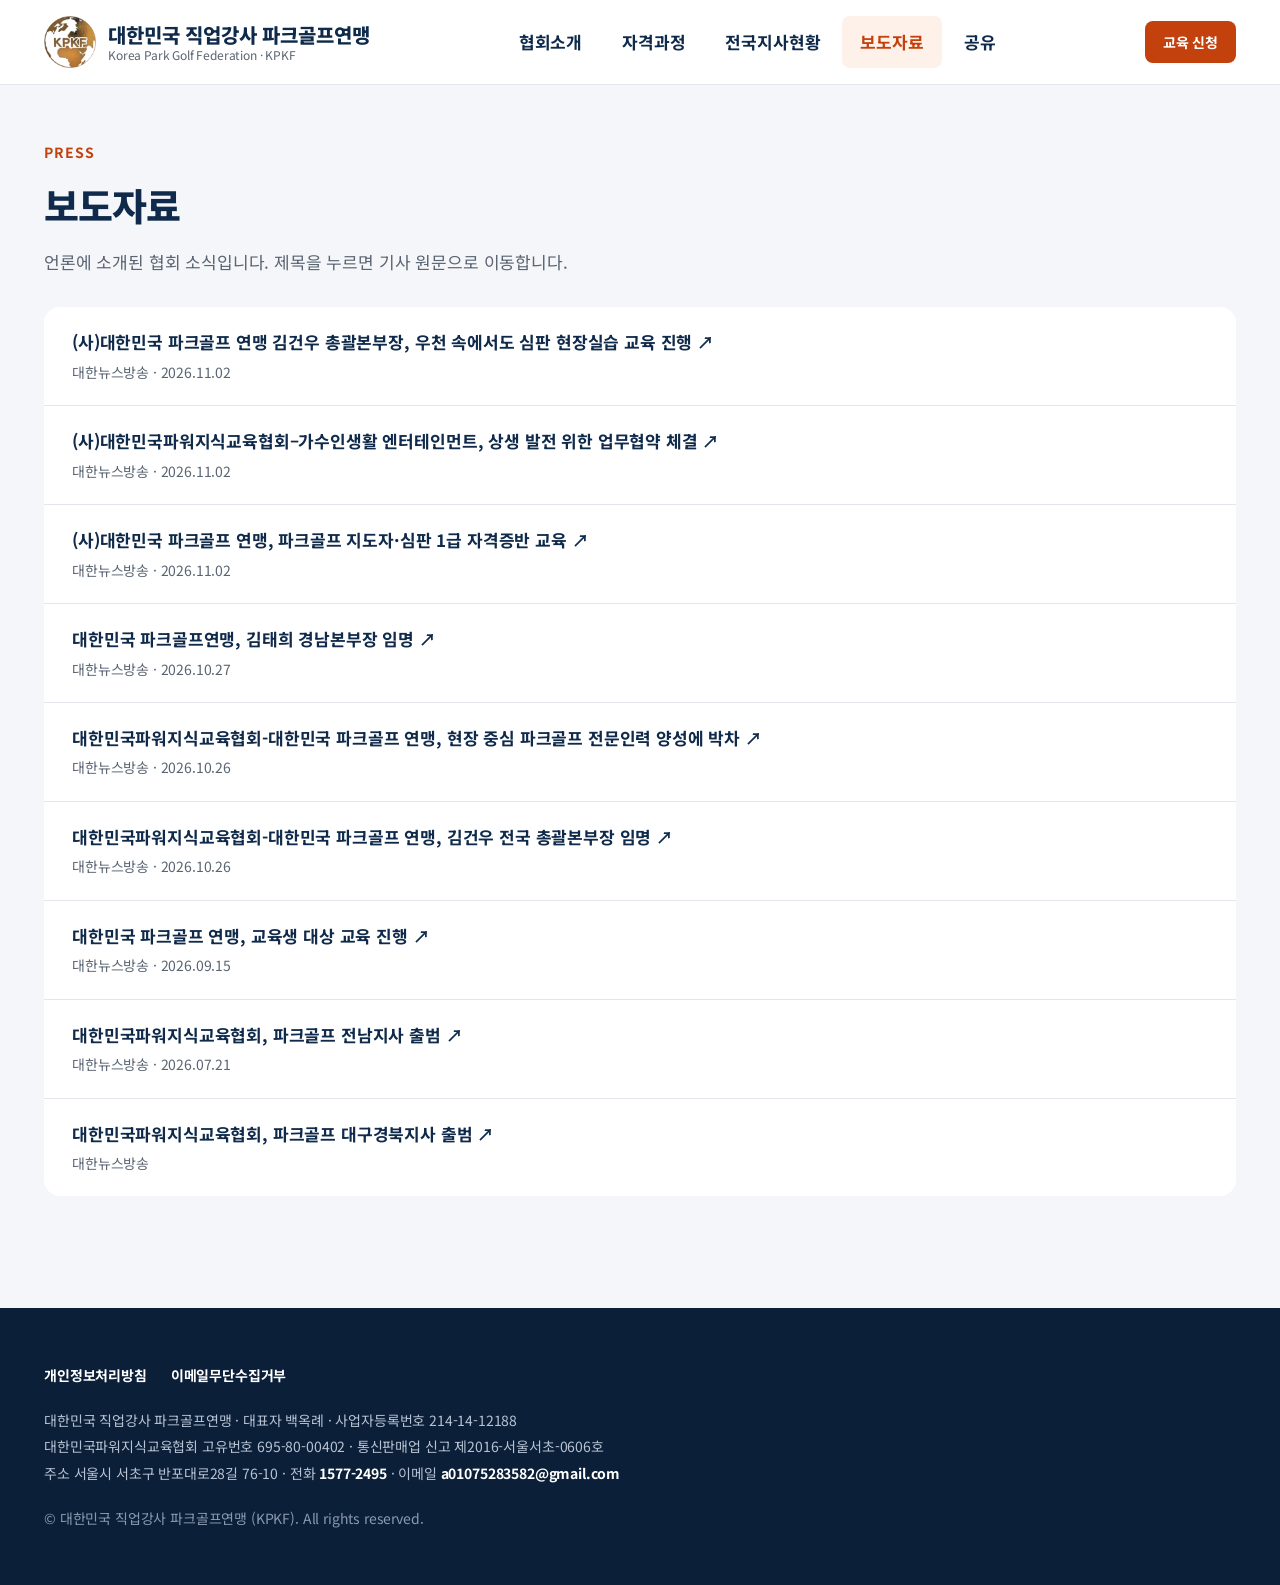
<file: press.html>
<!doctype html>
<html lang="ko">
<head>
<meta charset="utf-8">
<link rel="icon" href="kpkf-logo.png">
<meta name="viewport" content="width=device-width, initial-scale=1">
<title>보도자료 | 대한민국 직업강사 파크골프연맹</title>
<meta name="description" content="언론에 소개된 협회 소식">
<link rel="preconnect" href="https://fonts.googleapis.com">
<link rel="preconnect" href="https://fonts.gstatic.com" crossorigin>
<link rel="stylesheet" href="https://fonts.googleapis.com/css2?family=Noto+Sans+KR:wght@400;500;700;800&display=swap">
<link rel="stylesheet" href="site.css">
</head>
<body class="page-sub">
<div class="site" style="font-family: 'Noto Sans KR', 'Apple SD Gothic Neo', 'Malgun Gothic', system-ui, sans-serif; color: #0F2A4A; background: #FFFFFF; letter-spacing: -0.01em; line-height: 1.6">

<header style="border-bottom: 1px solid #E3E7ED; background: #FFFFFF">
<div style="max-width: 1240px; margin: 0 auto; padding: 0 24px; min-height: 84px; display: flex; flex-wrap: wrap; align-items: center; justify-content: space-between; gap: 16px">
<a href="index.html" style="display: flex; align-items: center; gap: 12px; padding: 12px 0">
<img src="kpkf-logo.png" alt="KPKF 로고" style="width: 52px; height: 52px; object-fit: contain">
<span style="display: flex; flex-direction: column; line-height: 1.25"><strong style="font-size: 20px; font-weight: 800">대한민국 직업강사 파크골프연맹</strong><span style="font-size: 12px; color: #5A6472">Korea Park Golf Federation · KPKF</span></span>
</a>
<nav aria-label="주 메뉴" style="display: flex; flex-wrap: wrap; gap: 4px">
<a href="about.html" class="nav-link">협회소개</a>
<a href="courses.html" class="nav-link">자격과정</a>
<a href="branches.html" class="nav-link">전국지사현황</a>
<a href="press.html" class="nav-link" aria-current="page">보도자료</a>
<a href="share.html" class="nav-link">공유</a>
</nav>
<div style="display: flex; gap: 8px">
<a href="courses.html" style="padding: 10px 18px; font-size: 14px; font-weight: 700; border-radius: 8px; background: var(--accent); color: #FFFFFF">교육 신청</a>
</div>
</div>
</header>

<main>
<section id="press" style="background: #F4F6F9">
<div style="max-width: 1240px; margin: 0 auto; padding: 56px 24px 112px; display: flex; flex-direction: column; gap: 32px">
<div style="display: flex; flex-direction: column; gap: 12px">
<span style="font-size: 14px; font-weight: 700; color: var(--accent); letter-spacing: 0.08em">PRESS</span>
<h2 style="margin: 0; font-size: 38px; font-weight: 800; letter-spacing: -0.03em">보도자료</h2>
<p style="margin: 0; font-size: 17px; color: #5A6472">언론에 소개된 협회 소식입니다. 제목을 누르면 기사 원문으로 이동합니다.</p>
</div>
<ul class="press-list" data-press-list="0"></ul>
</div>
</section>
</main>
<footer style="background: #0B1F38; color: #B7C3D3">
<div style="max-width: 1240px; margin: 0 auto; padding: 56px 24px; display: flex; flex-direction: column; gap: 20px; font-size: 14px">
<div style="display: flex; flex-wrap: wrap; gap: 24px; color: #FFFFFF; font-weight: 700"><a href="privacy.html" style="color: #FFFFFF">개인정보처리방침</a><a href="privacy.html#email" style="color: #FFFFFF">이메일무단수집거부</a></div>
<p style="margin: 0; line-height: 1.9">대한민국 직업강사 파크골프연맹 · 대표자 백옥례 · 사업자등록번호 214-14-12188<br>대한민국파워지식교육협회 고유번호 695-80-00402 · 통신판매업 신고 제2016-서울서초-0606호<br>주소 서울시 서초구 반포대로28길 76-10 · 전화 <a href="tel:1577-2495" style="color: #FFFFFF; font-weight: 700">1577-2495</a> · 이메일 <a href="mailto:a01075283582@gmail.com" style="color: #FFFFFF; font-weight: 700">a01075283582@gmail.com</a></p>
<p style="margin: 0; color: #8A9AB0">© 대한민국 직업강사 파크골프연맹 (KPKF). All rights reserved.</p>
</div>
</footer>
</div>
<script src="data.js"></script>
<script src="site.js"></script>
</body>
</html>
</file>
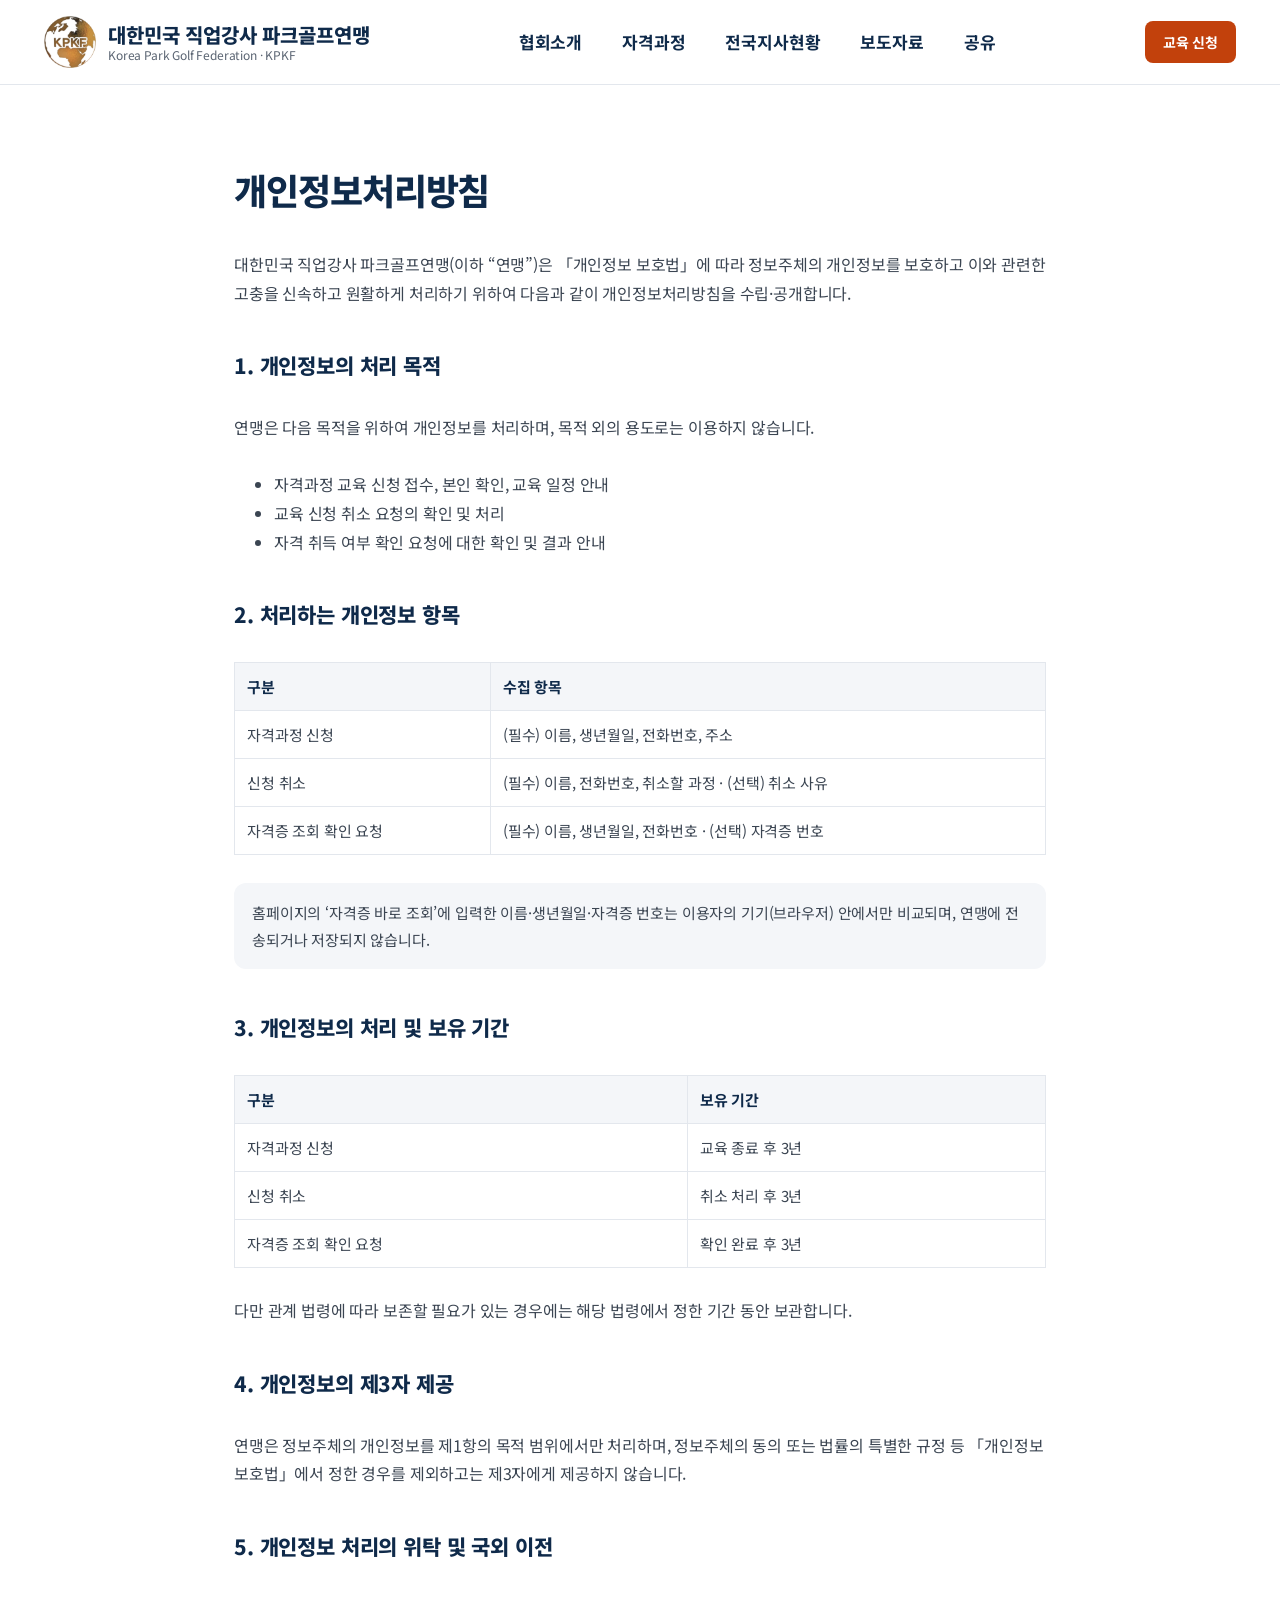
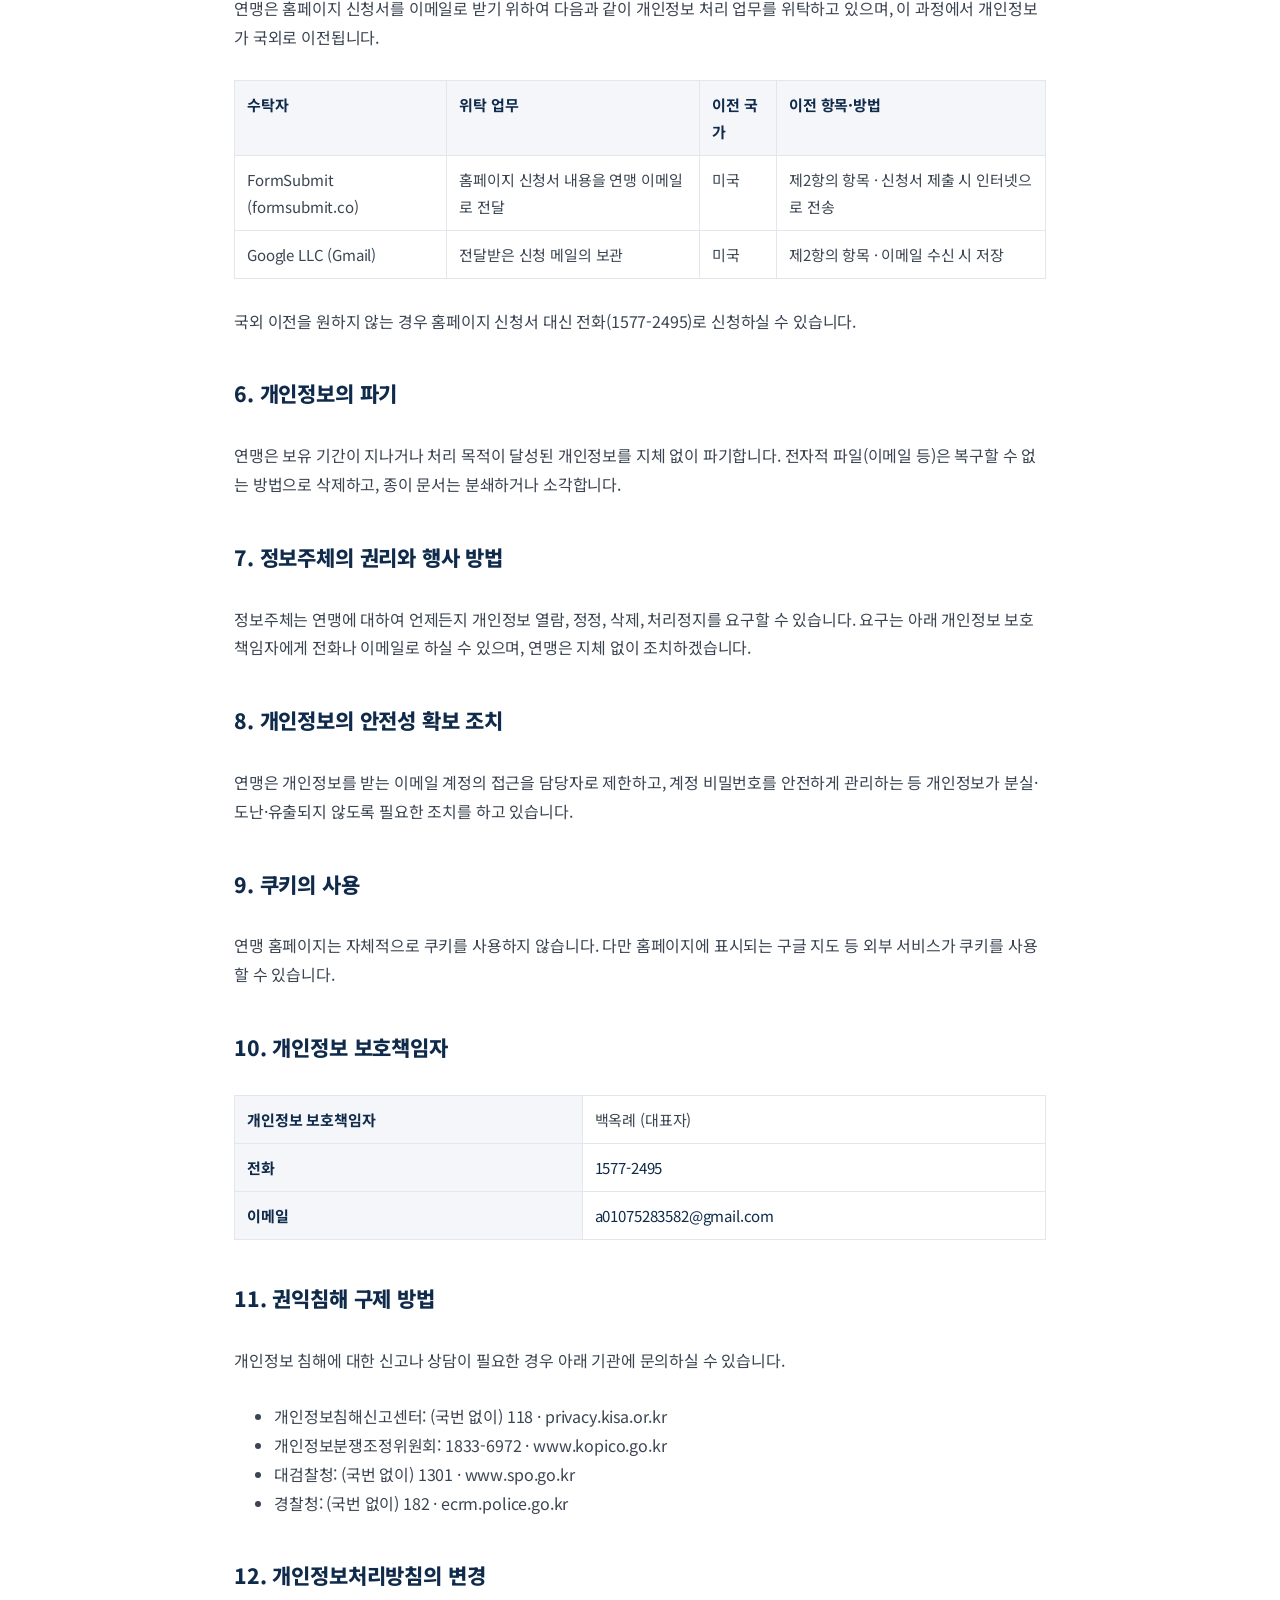
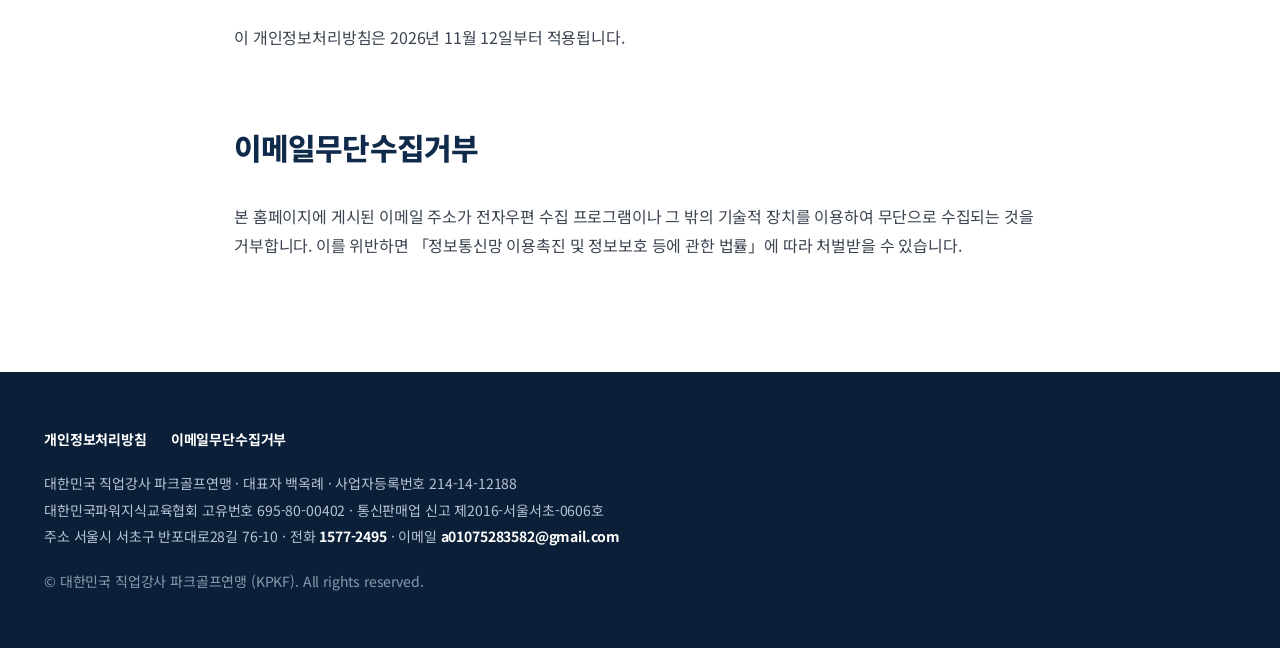
<file: privacy.html>
<!doctype html>
<html lang="ko">
<head>
<meta charset="utf-8">
<link rel="icon" href="kpkf-logo.png">
<meta name="viewport" content="width=device-width, initial-scale=1">
<title>개인정보처리방침 | 대한민국 직업강사 파크골프연맹</title>
<meta name="description" content="개인정보처리방침 및 이메일무단수집거부">
<link rel="preconnect" href="https://fonts.googleapis.com">
<link rel="preconnect" href="https://fonts.gstatic.com" crossorigin>
<link rel="stylesheet" href="https://fonts.googleapis.com/css2?family=Noto+Sans+KR:wght@400;500;700;800&display=swap">
<link rel="stylesheet" href="site.css">
</head>
<body class="page-sub">
<div class="site" style="font-family: 'Noto Sans KR', 'Apple SD Gothic Neo', 'Malgun Gothic', system-ui, sans-serif; color: #0F2A4A; background: #FFFFFF; letter-spacing: -0.01em; line-height: 1.6">

<header style="border-bottom: 1px solid #E3E7ED; background: #FFFFFF">
<div style="max-width: 1240px; margin: 0 auto; padding: 0 24px; min-height: 84px; display: flex; flex-wrap: wrap; align-items: center; justify-content: space-between; gap: 16px">
<a href="index.html" style="display: flex; align-items: center; gap: 12px; padding: 12px 0">
<img src="kpkf-logo.png" alt="KPKF 로고" style="width: 52px; height: 52px; object-fit: contain">
<span style="display: flex; flex-direction: column; line-height: 1.25"><strong style="font-size: 20px; font-weight: 800">대한민국 직업강사 파크골프연맹</strong><span style="font-size: 12px; color: #5A6472">Korea Park Golf Federation · KPKF</span></span>
</a>
<nav aria-label="주 메뉴" style="display: flex; flex-wrap: wrap; gap: 4px">
<a href="about.html" class="nav-link">협회소개</a>
<a href="courses.html" class="nav-link">자격과정</a>
<a href="branches.html" class="nav-link">전국지사현황</a>
<a href="press.html" class="nav-link">보도자료</a>
<a href="share.html" class="nav-link">공유</a>
</nav>
<div style="display: flex; gap: 8px">
<a href="courses.html" style="padding: 10px 18px; font-size: 14px; font-weight: 700; border-radius: 8px; background: var(--accent); color: #FFFFFF">교육 신청</a>
</div>
</div>
</header>

<main>
<article class="policy">
<h1>개인정보처리방침</h1>
<p>대한민국 직업강사 파크골프연맹(이하 “연맹”)은 「개인정보 보호법」에 따라 정보주체의 개인정보를 보호하고 이와 관련한 고충을 신속하고 원활하게 처리하기 위하여 다음과 같이 개인정보처리방침을 수립·공개합니다.</p>

<h2>1. 개인정보의 처리 목적</h2>
<p>연맹은 다음 목적을 위하여 개인정보를 처리하며, 목적 외의 용도로는 이용하지 않습니다.</p>
<ul>
<li>자격과정 교육 신청 접수, 본인 확인, 교육 일정 안내</li>
<li>교육 신청 취소 요청의 확인 및 처리</li>
<li>자격 취득 여부 확인 요청에 대한 확인 및 결과 안내</li>
</ul>

<h2>2. 처리하는 개인정보 항목</h2>
<table>
<tr><th>구분</th><th>수집 항목</th></tr>
<tr><td>자격과정 신청</td><td>(필수) 이름, 생년월일, 전화번호, 주소</td></tr>
<tr><td>신청 취소</td><td>(필수) 이름, 전화번호, 취소할 과정 · (선택) 취소 사유</td></tr>
<tr><td>자격증 조회 확인 요청</td><td>(필수) 이름, 생년월일, 전화번호 · (선택) 자격증 번호</td></tr>
</table>
<p class="note">홈페이지의 ‘자격증 바로 조회’에 입력한 이름·생년월일·자격증 번호는 이용자의 기기(브라우저) 안에서만 비교되며, 연맹에 전송되거나 저장되지 않습니다.</p>

<h2>3. 개인정보의 처리 및 보유 기간</h2>
<table>
<tr><th>구분</th><th>보유 기간</th></tr>
<tr><td>자격과정 신청</td><td>교육 종료 후 3년</td></tr>
<tr><td>신청 취소</td><td>취소 처리 후 3년</td></tr>
<tr><td>자격증 조회 확인 요청</td><td>확인 완료 후 3년</td></tr>
</table>
<p>다만 관계 법령에 따라 보존할 필요가 있는 경우에는 해당 법령에서 정한 기간 동안 보관합니다.</p>

<h2>4. 개인정보의 제3자 제공</h2>
<p>연맹은 정보주체의 개인정보를 제1항의 목적 범위에서만 처리하며, 정보주체의 동의 또는 법률의 특별한 규정 등 「개인정보 보호법」에서 정한 경우를 제외하고는 제3자에게 제공하지 않습니다.</p>

<h2>5. 개인정보 처리의 위탁 및 국외 이전</h2>
<p>연맹은 홈페이지 신청서를 이메일로 받기 위하여 다음과 같이 개인정보 처리 업무를 위탁하고 있으며, 이 과정에서 개인정보가 국외로 이전됩니다.</p>
<table>
<tr><th>수탁자</th><th>위탁 업무</th><th>이전 국가</th><th>이전 항목·방법</th></tr>
<tr><td>FormSubmit (formsubmit.co)</td><td>홈페이지 신청서 내용을 연맹 이메일로 전달</td><td>미국</td><td>제2항의 항목 · 신청서 제출 시 인터넷으로 전송</td></tr>
<tr><td>Google LLC (Gmail)</td><td>전달받은 신청 메일의 보관</td><td>미국</td><td>제2항의 항목 · 이메일 수신 시 저장</td></tr>
</table>
<p>국외 이전을 원하지 않는 경우 홈페이지 신청서 대신 전화(1577-2495)로 신청하실 수 있습니다.</p>

<h2>6. 개인정보의 파기</h2>
<p>연맹은 보유 기간이 지나거나 처리 목적이 달성된 개인정보를 지체 없이 파기합니다. 전자적 파일(이메일 등)은 복구할 수 없는 방법으로 삭제하고, 종이 문서는 분쇄하거나 소각합니다.</p>

<h2>7. 정보주체의 권리와 행사 방법</h2>
<p>정보주체는 연맹에 대하여 언제든지 개인정보 열람, 정정, 삭제, 처리정지를 요구할 수 있습니다. 요구는 아래 개인정보 보호책임자에게 전화나 이메일로 하실 수 있으며, 연맹은 지체 없이 조치하겠습니다.</p>

<h2>8. 개인정보의 안전성 확보 조치</h2>
<p>연맹은 개인정보를 받는 이메일 계정의 접근을 담당자로 제한하고, 계정 비밀번호를 안전하게 관리하는 등 개인정보가 분실·도난·유출되지 않도록 필요한 조치를 하고 있습니다.</p>

<h2>9. 쿠키의 사용</h2>
<p>연맹 홈페이지는 자체적으로 쿠키를 사용하지 않습니다. 다만 홈페이지에 표시되는 구글 지도 등 외부 서비스가 쿠키를 사용할 수 있습니다.</p>

<h2>10. 개인정보 보호책임자</h2>
<table>
<tr><th>개인정보 보호책임자</th><td>백옥례 (대표자)</td></tr>
<tr><th>전화</th><td><a href="tel:1577-2495">1577-2495</a></td></tr>
<tr><th>이메일</th><td><a href="mailto:a01075283582@gmail.com">a01075283582@gmail.com</a></td></tr>
</table>

<h2>11. 권익침해 구제 방법</h2>
<p>개인정보 침해에 대한 신고나 상담이 필요한 경우 아래 기관에 문의하실 수 있습니다.</p>
<ul>
<li>개인정보침해신고센터: (국번 없이) 118 · privacy.kisa.or.kr</li>
<li>개인정보분쟁조정위원회: 1833-6972 · www.kopico.go.kr</li>
<li>대검찰청: (국번 없이) 1301 · www.spo.go.kr</li>
<li>경찰청: (국번 없이) 182 · ecrm.police.go.kr</li>
</ul>

<h2>12. 개인정보처리방침의 변경</h2>
<p>이 개인정보처리방침은 2026년 11월 12일부터 적용됩니다.</p>

<h1 id="email" style="margin-top: 40px; font-size: 30px">이메일무단수집거부</h1>
<p>본 홈페이지에 게시된 이메일 주소가 전자우편 수집 프로그램이나 그 밖의 기술적 장치를 이용하여 무단으로 수집되는 것을 거부합니다. 이를 위반하면 「정보통신망 이용촉진 및 정보보호 등에 관한 법률」에 따라 처벌받을 수 있습니다.</p>
</article>
</main>
<footer style="background: #0B1F38; color: #B7C3D3">
<div style="max-width: 1240px; margin: 0 auto; padding: 56px 24px; display: flex; flex-direction: column; gap: 20px; font-size: 14px">
<div style="display: flex; flex-wrap: wrap; gap: 24px; color: #FFFFFF; font-weight: 700"><a href="privacy.html" style="color: #FFFFFF">개인정보처리방침</a><a href="privacy.html#email" style="color: #FFFFFF">이메일무단수집거부</a></div>
<p style="margin: 0; line-height: 1.9">대한민국 직업강사 파크골프연맹 · 대표자 백옥례 · 사업자등록번호 214-14-12188<br>대한민국파워지식교육협회 고유번호 695-80-00402 · 통신판매업 신고 제2016-서울서초-0606호<br>주소 서울시 서초구 반포대로28길 76-10 · 전화 <a href="tel:1577-2495" style="color: #FFFFFF; font-weight: 700">1577-2495</a> · 이메일 <a href="mailto:a01075283582@gmail.com" style="color: #FFFFFF; font-weight: 700">a01075283582@gmail.com</a></p>
<p style="margin: 0; color: #8A9AB0">© 대한민국 직업강사 파크골프연맹 (KPKF). All rights reserved.</p>
</div>
</footer>
</div>
<script src="data.js"></script>
<script src="site.js"></script>
</body>
</html>
</file>
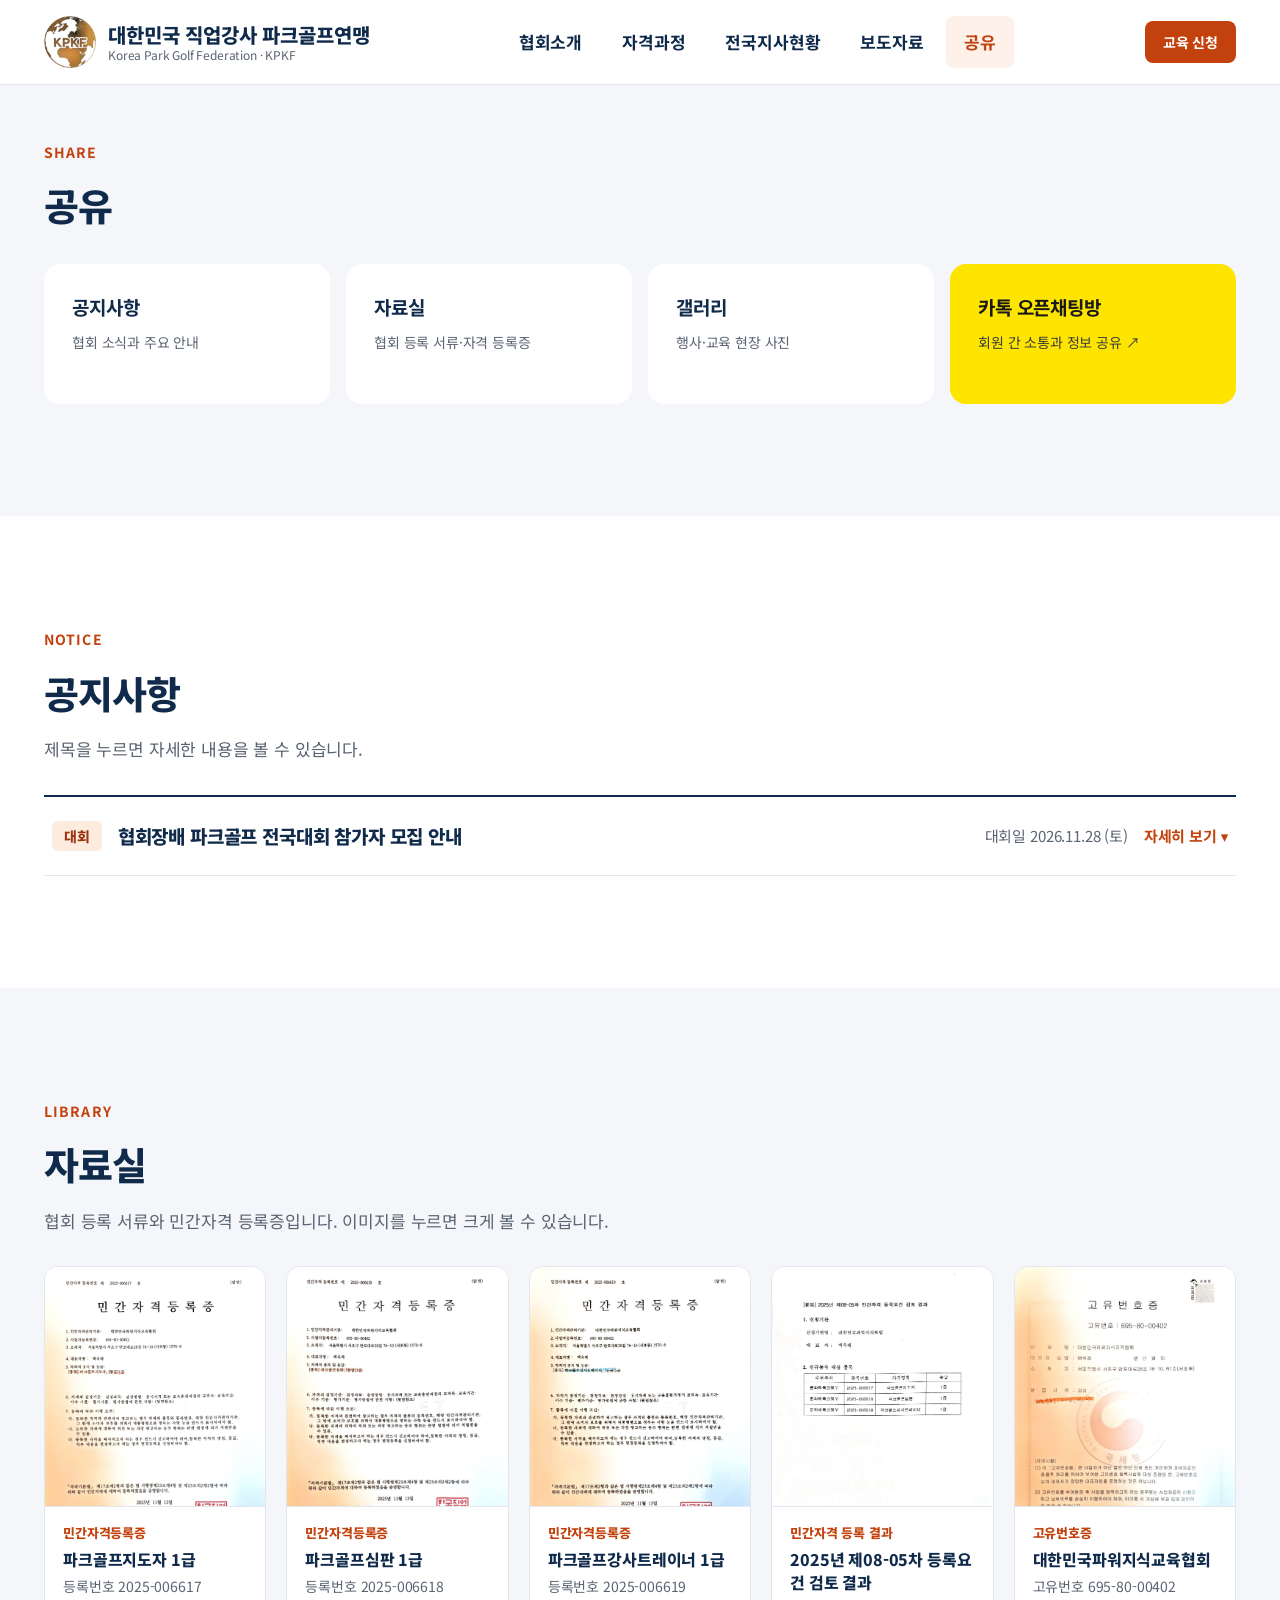
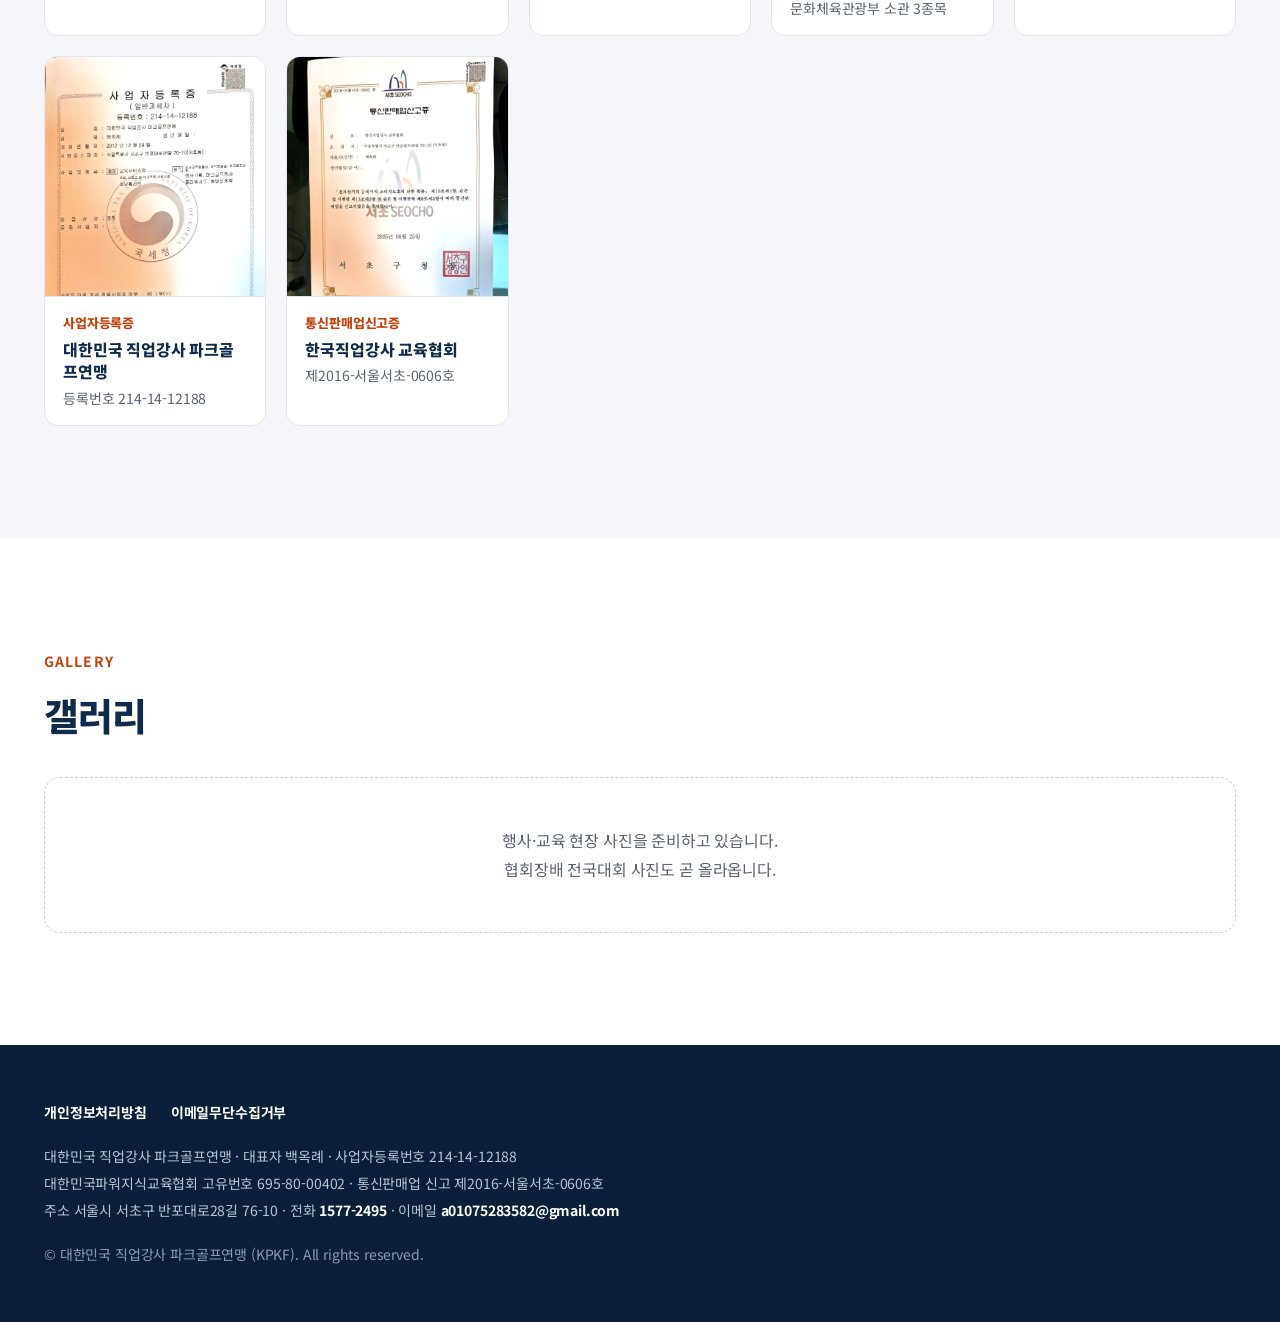
<file: share.html>
<!doctype html>
<html lang="ko">
<head>
<meta charset="utf-8">
<link rel="icon" href="kpkf-logo.png">
<meta name="viewport" content="width=device-width, initial-scale=1">
<title>공유 | 대한민국 직업강사 파크골프연맹</title>
<meta name="description" content="공지사항, 자료실, 갤러리, 카카오톡 오픈채팅방">
<link rel="preconnect" href="https://fonts.googleapis.com">
<link rel="preconnect" href="https://fonts.gstatic.com" crossorigin>
<link rel="stylesheet" href="https://fonts.googleapis.com/css2?family=Noto+Sans+KR:wght@400;500;700;800&display=swap">
<link rel="stylesheet" href="site.css">
</head>
<body class="page-sub">
<div class="site" style="font-family: 'Noto Sans KR', 'Apple SD Gothic Neo', 'Malgun Gothic', system-ui, sans-serif; color: #0F2A4A; background: #FFFFFF; letter-spacing: -0.01em; line-height: 1.6">

<header style="border-bottom: 1px solid #E3E7ED; background: #FFFFFF">
<div style="max-width: 1240px; margin: 0 auto; padding: 0 24px; min-height: 84px; display: flex; flex-wrap: wrap; align-items: center; justify-content: space-between; gap: 16px">
<a href="index.html" style="display: flex; align-items: center; gap: 12px; padding: 12px 0">
<img src="kpkf-logo.png" alt="KPKF 로고" style="width: 52px; height: 52px; object-fit: contain">
<span style="display: flex; flex-direction: column; line-height: 1.25"><strong style="font-size: 20px; font-weight: 800">대한민국 직업강사 파크골프연맹</strong><span style="font-size: 12px; color: #5A6472">Korea Park Golf Federation · KPKF</span></span>
</a>
<nav aria-label="주 메뉴" style="display: flex; flex-wrap: wrap; gap: 4px">
<a href="about.html" class="nav-link">협회소개</a>
<a href="courses.html" class="nav-link">자격과정</a>
<a href="branches.html" class="nav-link">전국지사현황</a>
<a href="press.html" class="nav-link">보도자료</a>
<a href="share.html" class="nav-link" aria-current="page">공유</a>
</nav>
<div style="display: flex; gap: 8px">
<a href="courses.html" style="padding: 10px 18px; font-size: 14px; font-weight: 700; border-radius: 8px; background: var(--accent); color: #FFFFFF">교육 신청</a>
</div>
</div>
</header>

<main>
<section style="background: #F4F6F9">
<div style="max-width: 1240px; margin: 0 auto; padding: 56px 24px 112px">
<div id="share" style="display: flex; flex-direction: column; gap: 28px">
<div style="display: flex; flex-direction: column; gap: 12px">
<span style="font-size: 14px; font-weight: 700; color: var(--accent); letter-spacing: 0.08em">SHARE</span>
<h2 style="margin: 0; font-size: 38px; font-weight: 800; letter-spacing: -0.03em">공유</h2>
</div>
<div style="display: grid; grid-template-columns: repeat(auto-fit, minmax(220px, 1fr)); gap: 16px">
<a href="#notices" style="background: #FFFFFF; border-radius: 16px; padding: 28px; display: flex; flex-direction: column; gap: 8px; min-height: 140px"><strong style="font-size: 19px">공지사항</strong><span style="font-size: 14px; color: #5A6472">협회 소식과 주요 안내</span></a>
<a href="#library" style="background: #FFFFFF; border-radius: 16px; padding: 28px; display: flex; flex-direction: column; gap: 8px; min-height: 140px"><strong style="font-size: 19px">자료실</strong><span style="font-size: 14px; color: #5A6472">협회 등록 서류·자격 등록증</span></a>
<a href="#gallery" style="background: #FFFFFF; border-radius: 16px; padding: 28px; display: flex; flex-direction: column; gap: 8px; min-height: 140px"><strong style="font-size: 19px">갤러리</strong><span style="font-size: 14px; color: #5A6472">행사·교육 현장 사진</span></a>
<a href="https://open.kakao.com/o/gaPf6BHi" target="_blank" rel="noopener" style="background: #FEE500; border-radius: 16px; padding: 28px; display: flex; flex-direction: column; gap: 8px; min-height: 140px; color: #191919"><strong style="font-size: 19px">카톡 오픈채팅방</strong><span style="font-size: 14px; color: #3C3C3C">회원 간 소통과 정보 공유 ↗</span></a>
</div>
</div>
</div>
</section>
<section id="notices" style="max-width: 1240px; margin: 0 auto; padding: 112px 24px; display: flex; flex-direction: column; gap: 32px">
<div style="display: flex; flex-direction: column; gap: 12px">
<span style="font-size: 14px; font-weight: 700; color: var(--accent); letter-spacing: 0.08em">NOTICE</span>
<h2 style="margin: 0; font-size: 38px; font-weight: 800; letter-spacing: -0.03em">공지사항</h2>
<p style="margin: 0; font-size: 17px; color: #5A6472">제목을 누르면 자세한 내용을 볼 수 있습니다.</p>
</div>
<div style="border-top: 2px solid #0F2A4A">
<details id="notice-1" style="border-bottom: 1px solid #E3E7ED">
<summary style="list-style: none; cursor: pointer; padding: 24px 8px; display: flex; flex-wrap: wrap; align-items: center; gap: 12px 16px">
<span style="padding: 4px 12px; border-radius: 6px; background: #FDEBDD; color: #9A3412; font-size: 14px; font-weight: 800">대회</span>
<strong style="flex: 1; min-width: 240px; font-size: 19px; font-weight: 800">협회장배 파크골프 전국대회 참가자 모집 안내</strong>
<span style="font-size: 15px; color: #5A6472">대회일 2026.11.28 (토)</span>
<span aria-hidden="true" style="font-size: 15px; font-weight: 700; color: var(--accent)">자세히 보기 ▾</span>
</summary>
<div style="padding: 8px 8px 48px; display: grid; grid-template-columns: repeat(auto-fit, minmax(300px, 1fr)); gap: 40px; align-items: start">
<img src="notice-tournament.jpg" alt="협회장배 전국대회 포스터. 2026년 11월 28일 토요일, 성주무릉도원 파크골프장" style="width: 100%; max-width: 480px; border-radius: 14px; box-shadow: 0 4px 18px rgba(15, 42, 74, 0.12)">
<div style="display: flex; flex-direction: column; gap: 32px; font-size: 16px; line-height: 1.7; color: #3B4552">
<p style="margin: 0">주최 <strong style="color: #0F2A4A">대한민국파워지식교육협회</strong> · 주관 <strong style="color: #0F2A4A">대한민국 직업강사 파크골프연맹</strong></p>
<dl style="margin: 0; display: grid; grid-template-columns: 96px 1fr; gap: 12px 16px">
<dt style="font-weight: 800; color: #0F2A4A">일시</dt><dd style="margin: 0"><strong style="color: #B91C1C; font-size: 18px">2026년 11월 28일 (토)</strong></dd>
<dt style="font-weight: 800; color: #0F2A4A">참가대상</dt><dd style="margin: 0">일반 아마추어 파크골프인 <span style="color: #B91C1C">(프로 출전 금지)</span></dd>
<dt style="font-weight: 800; color: #0F2A4A">장소</dt><dd style="margin: 0">성주무릉도원 파크골프장<br><span style="font-size: 15px; color: #5A6472">경북 성주군 선남면 선노로 188-18</span></dd>
<dt style="font-weight: 800; color: #0F2A4A">참가인원</dt><dd style="margin: 0">72명</dd>
<dt style="font-weight: 800; color: #0F2A4A">참가비</dt><dd style="margin: 0"><strong style="color: #0F2A4A">5만원</strong> (라운딩비 + 점심)</dd>
<dt style="font-weight: 800; color: #0F2A4A">신청기간</dt><dd style="margin: 0">9월 28일 ~ 11월 15일<br><span style="font-size: 15px; color: #B91C1C">선착순 접수, 마감 후 대기 없음</span></dd>
</dl>
<div style="padding: 24px; border-radius: 14px; background: #F4F6F9; display: flex; flex-direction: column; gap: 14px">
<strong style="font-size: 18px; color: #0F2A4A">접수방법 · 개별 문자 접수</strong>
<div style="display: flex; flex-wrap: wrap; justify-content: space-between; gap: 4px 12px"><span>백옥례 총회장</span><a href="sms:010-2244-8697" style="font-weight: 800">010-2244-8697</a></div>
<div style="display: flex; flex-wrap: wrap; justify-content: space-between; gap: 4px 12px"><span>김건우 총괄본부장</span><a href="sms:010-7528-3582" style="font-weight: 800">010-7528-3582</a></div>
<div style="display: flex; flex-wrap: wrap; justify-content: space-between; gap: 4px 12px"><span>오혜경 총괄운영위원장</span><a href="sms:010-5152-3582" style="font-weight: 800">010-5152-3582</a></div>
<div style="padding-top: 14px; border-top: 1px solid #DDE2E9"><strong style="color: #0F2A4A">입금계좌</strong> 농협 352-1839614-923 (예금주 오혜경)<br><span style="font-size: 15px; color: #B91C1C">입금 후 성명과 성별을 문자로 꼭 보내 주세요.</span></div>
</div>
</div>
<div style="grid-column: 1 / -1; display: grid; grid-template-columns: repeat(auto-fit, minmax(300px, 1fr)); gap: 24px">
<div style="padding: 28px; border-radius: 14px; border: 1px solid #E3E7ED; display: flex; flex-direction: column; gap: 12px">
<strong style="font-size: 20px; color: #0F2A4A">대회일정</strong>
<div style="display: grid; grid-template-columns: 130px 1fr; gap: 10px 12px; font-size: 16px">
<span style="font-weight: 700; color: #1D4ED8">11:30 ~ 12:00</span><span>참가자 접수</span>
<span style="font-weight: 700; color: #1D4ED8">12:00 ~ 13:00</span><span>중식</span>
<span style="font-weight: 700; color: #1D4ED8">13:30 ~ 14:00</span><span>개회식</span>
<span style="font-weight: 700; color: #1D4ED8">14:00 ~ 16:30</span><span>본 대회 (72명)</span>
<span style="font-weight: 700; color: #1D4ED8">16:30 ~</span><span>시상 및 폐회식</span>
</div>
</div>
<div style="padding: 28px; border-radius: 14px; border: 1px solid #E3E7ED; display: flex; flex-direction: column; gap: 12px">
<strong style="font-size: 20px; color: #0F2A4A">시상내역</strong>
<div style="display: grid; grid-template-columns: 72px 1fr; gap: 10px 12px; font-size: 16px">
<span style="font-weight: 800; color: #B91C1C">1등</span><span>상장 + 트로피 + 클럽 (100만원 상당)</span>
<span style="font-weight: 800; color: #B91C1C">2등</span><span>상장 + 트로피 + 클럽 (80만원 상당)</span>
<span style="font-weight: 800; color: #B91C1C">3등</span><span>상장 + 트로피 + 클럽 (60만원 상당)</span>
<span style="font-weight: 800; color: #0F2A4A">4등</span><span>클럽백 + 상금 20만원</span>
<span style="font-weight: 800; color: #0F2A4A">5등</span><span>상금 10만원</span>
<span style="font-weight: 800; color: #0F2A4A">6~10등</span><span>파크용품</span>
</div>
<p style="margin: 4px 0 0; font-size: 15px; font-weight: 700; color: #0F2A4A">홀인원상 1명 · 알바트로스상 1명 · 행운상 20명</p>
</div>
</div>
<div style="grid-column: 1 / -1; display: flex; flex-direction: column; gap: 10px; font-size: 15px; color: #5A6472">
<p style="margin: 0"><strong style="color: #0F2A4A">후원</strong> ELLE SPORTS · 빅스타 파크골프 · 파크야 파크골프스크린 · 현대자동차 청호로대리점 정석현 부장 · 코리아모델브랜딩협회 · 웅진프리드라이프 대구 중구지점장 이탁규 · 대한여성파크골프협회 대구지회 · 울엄마손메밀묵 · 대한뉴스방송 · A플러셋 대구안심지사</p>
<p style="margin: 0; font-size: 17px; color: #0F2A4A"><strong>문의</strong> 김건우 총괄본부장 <a href="tel:010-7528-3582" style="font-weight: 800">010-7528-3582</a></p>
</div>
</div>
</details>
</div>
</section>

<section id="library" style="background: #F4F6F9">
<div style="max-width: 1240px; margin: 0 auto; padding: 112px 24px; display: flex; flex-direction: column; gap: 32px">
<div style="display: flex; flex-direction: column; gap: 12px">
<span style="font-size: 14px; font-weight: 700; color: var(--accent); letter-spacing: 0.08em">LIBRARY</span>
<h2 style="margin: 0; font-size: 38px; font-weight: 800; letter-spacing: -0.03em">자료실</h2>
<p style="margin: 0; font-size: 17px; color: #5A6472">협회 등록 서류와 민간자격 등록증입니다. 이미지를 누르면 크게 볼 수 있습니다.</p>
</div>
<div style="display: grid; grid-template-columns: repeat(auto-fill, minmax(220px, 1fr)); gap: 20px">
<a href="doc-cert-leader.jpg" target="_blank" rel="noopener" style="display: flex; flex-direction: column; border-radius: 14px; overflow: hidden; background: #FFFFFF; border: 1px solid #E3E7ED; color: #0F2A4A">
<img src="doc-cert-leader.jpg" alt="민간자격등록증 - 파크골프지도자 1급" loading="lazy" style="display: block; width: 100%; height: 240px; object-fit: cover; object-position: top; background: #F4F6F9; border-bottom: 1px solid #E3E7ED">
<span style="display: flex; flex-direction: column; gap: 4px; padding: 16px 18px">
<span style="font-size: 13px; font-weight: 800; color: var(--accent)">민간자격등록증</span>
<strong style="font-size: 16px; font-weight: 800; line-height: 1.4">파크골프지도자 1급</strong>
<span style="font-size: 14px; color: #5A6472">등록번호 2025-006617</span>
</span>
</a>
<a href="doc-cert-referee.jpg" target="_blank" rel="noopener" style="display: flex; flex-direction: column; border-radius: 14px; overflow: hidden; background: #FFFFFF; border: 1px solid #E3E7ED; color: #0F2A4A">
<img src="doc-cert-referee.jpg" alt="민간자격등록증 - 파크골프심판 1급" loading="lazy" style="display: block; width: 100%; height: 240px; object-fit: cover; object-position: top; background: #F4F6F9; border-bottom: 1px solid #E3E7ED">
<span style="display: flex; flex-direction: column; gap: 4px; padding: 16px 18px">
<span style="font-size: 13px; font-weight: 800; color: var(--accent)">민간자격등록증</span>
<strong style="font-size: 16px; font-weight: 800; line-height: 1.4">파크골프심판 1급</strong>
<span style="font-size: 14px; color: #5A6472">등록번호 2025-006618</span>
</span>
</a>
<a href="doc-cert-trainer.jpg" target="_blank" rel="noopener" style="display: flex; flex-direction: column; border-radius: 14px; overflow: hidden; background: #FFFFFF; border: 1px solid #E3E7ED; color: #0F2A4A">
<img src="doc-cert-trainer.jpg" alt="민간자격등록증 - 파크골프강사트레이너 1급" loading="lazy" style="display: block; width: 100%; height: 240px; object-fit: cover; object-position: top; background: #F4F6F9; border-bottom: 1px solid #E3E7ED">
<span style="display: flex; flex-direction: column; gap: 4px; padding: 16px 18px">
<span style="font-size: 13px; font-weight: 800; color: var(--accent)">민간자격등록증</span>
<strong style="font-size: 16px; font-weight: 800; line-height: 1.4">파크골프강사트레이너 1급</strong>
<span style="font-size: 14px; color: #5A6472">등록번호 2025-006619</span>
</span>
</a>
<a href="doc-registration-list.jpg" target="_blank" rel="noopener" style="display: flex; flex-direction: column; border-radius: 14px; overflow: hidden; background: #FFFFFF; border: 1px solid #E3E7ED; color: #0F2A4A">
<img src="doc-registration-list.jpg" alt="민간자격 등록 결과 - 2025년 제08-05차 등록요건 검토 결과" loading="lazy" style="display: block; width: 100%; height: 240px; object-fit: cover; object-position: top; background: #F4F6F9; border-bottom: 1px solid #E3E7ED">
<span style="display: flex; flex-direction: column; gap: 4px; padding: 16px 18px">
<span style="font-size: 13px; font-weight: 800; color: var(--accent)">민간자격 등록 결과</span>
<strong style="font-size: 16px; font-weight: 800; line-height: 1.4">2025년 제08-05차 등록요건 검토 결과</strong>
<span style="font-size: 14px; color: #5A6472">문화체육관광부 소관 3종목</span>
</span>
</a>
<a href="doc-assoc-id.jpg" target="_blank" rel="noopener" style="display: flex; flex-direction: column; border-radius: 14px; overflow: hidden; background: #FFFFFF; border: 1px solid #E3E7ED; color: #0F2A4A">
<img src="doc-assoc-id.jpg" alt="고유번호증 - 대한민국파워지식교육협회" loading="lazy" style="display: block; width: 100%; height: 240px; object-fit: cover; object-position: top; background: #F4F6F9; border-bottom: 1px solid #E3E7ED">
<span style="display: flex; flex-direction: column; gap: 4px; padding: 16px 18px">
<span style="font-size: 13px; font-weight: 800; color: var(--accent)">고유번호증</span>
<strong style="font-size: 16px; font-weight: 800; line-height: 1.4">대한민국파워지식교육협회</strong>
<span style="font-size: 14px; color: #5A6472">고유번호 695-80-00402</span>
</span>
</a>
<a href="doc-business.jpg" target="_blank" rel="noopener" style="display: flex; flex-direction: column; border-radius: 14px; overflow: hidden; background: #FFFFFF; border: 1px solid #E3E7ED; color: #0F2A4A">
<img src="doc-business.jpg" alt="사업자등록증 - 대한민국 직업강사 파크골프연맹" loading="lazy" style="display: block; width: 100%; height: 240px; object-fit: cover; object-position: top; background: #F4F6F9; border-bottom: 1px solid #E3E7ED">
<span style="display: flex; flex-direction: column; gap: 4px; padding: 16px 18px">
<span style="font-size: 13px; font-weight: 800; color: var(--accent)">사업자등록증</span>
<strong style="font-size: 16px; font-weight: 800; line-height: 1.4">대한민국 직업강사 파크골프연맹</strong>
<span style="font-size: 14px; color: #5A6472">등록번호 214-14-12188</span>
</span>
</a>
<a href="doc-ecommerce.jpg" target="_blank" rel="noopener" style="display: flex; flex-direction: column; border-radius: 14px; overflow: hidden; background: #FFFFFF; border: 1px solid #E3E7ED; color: #0F2A4A">
<img src="doc-ecommerce.jpg" alt="통신판매업신고증 - 한국직업강사 교육협회" loading="lazy" style="display: block; width: 100%; height: 240px; object-fit: cover; object-position: top; background: #F4F6F9; border-bottom: 1px solid #E3E7ED">
<span style="display: flex; flex-direction: column; gap: 4px; padding: 16px 18px">
<span style="font-size: 13px; font-weight: 800; color: var(--accent)">통신판매업신고증</span>
<strong style="font-size: 16px; font-weight: 800; line-height: 1.4">한국직업강사 교육협회</strong>
<span style="font-size: 14px; color: #5A6472">제2016-서울서초-0606호</span>
</span>
</a>
</div>
</div>
</section>

<section id="gallery" style="max-width: 1240px; margin: 0 auto; padding: 112px 24px; display: flex; flex-direction: column; gap: 32px">
<div style="display: flex; flex-direction: column; gap: 12px">
<span style="font-size: 14px; font-weight: 700; color: var(--accent); letter-spacing: 0.08em">GALLERY</span>
<h2 style="margin: 0; font-size: 38px; font-weight: 800; letter-spacing: -0.03em">갤러리</h2>
</div>
<div style="padding: 48px 24px; border-radius: 16px; border: 1px dashed #C9D0DA; text-align: center; color: #5A6472; font-size: 16px; line-height: 1.8">행사·교육 현장 사진을 준비하고 있습니다.<br>협회장배 전국대회 사진도 곧 올라옵니다.</div>
</section>
</main>
<footer style="background: #0B1F38; color: #B7C3D3">
<div style="max-width: 1240px; margin: 0 auto; padding: 56px 24px; display: flex; flex-direction: column; gap: 20px; font-size: 14px">
<div style="display: flex; flex-wrap: wrap; gap: 24px; color: #FFFFFF; font-weight: 700"><a href="privacy.html" style="color: #FFFFFF">개인정보처리방침</a><a href="privacy.html#email" style="color: #FFFFFF">이메일무단수집거부</a></div>
<p style="margin: 0; line-height: 1.9">대한민국 직업강사 파크골프연맹 · 대표자 백옥례 · 사업자등록번호 214-14-12188<br>대한민국파워지식교육협회 고유번호 695-80-00402 · 통신판매업 신고 제2016-서울서초-0606호<br>주소 서울시 서초구 반포대로28길 76-10 · 전화 <a href="tel:1577-2495" style="color: #FFFFFF; font-weight: 700">1577-2495</a> · 이메일 <a href="mailto:a01075283582@gmail.com" style="color: #FFFFFF; font-weight: 700">a01075283582@gmail.com</a></p>
<p style="margin: 0; color: #8A9AB0">© 대한민국 직업강사 파크골프연맹 (KPKF). All rights reserved.</p>
</div>
</footer>
</div>
<script src="data.js"></script>
<script src="site.js"></script>
</body>
</html>
</file>
<file: site.css>
@media (max-width:640px){#greeting{padding:28px 20px!important}#greeting p:first-of-type{font-size:24px!important}}
:root{--accent:#C2410C}
*{box-sizing:border-box}
html{scroll-behavior:smooth}
body{margin:0}
section[id],div[id]{scroll-margin-top:16px}
a{color:#0F2A4A;text-decoration:none}a:hover{color:#C2410C}
a:focus-visible,button:focus-visible{outline:3px solid #1D4ED8;outline-offset:2px}
.region-btn{min-height:44px;padding:10px 22px;border-radius:999px;font-family:inherit;font-size:15px;font-weight:700;cursor:pointer;background:#FFFFFF;color:#0F2A4A;border:1px solid #C9D0DA}
.region-btn[aria-pressed="true"]{background:#0F2A4A;color:#FFFFFF;border-color:#0F2A4A}
.branch-row td{padding:18px 24px;color:#5A6472}
.branch-row td:last-child{white-space:nowrap}
.branch-row td:first-child{font-weight:700;color:var(--accent)}
.branch-row td:nth-child(2){font-weight:500;color:#0F2A4A}
@media (max-width:640px){h1{font-size:36px!important}h2{font-size:30px!important}}
.about-toggle{padding:32px 28px;border-radius:14px;display:flex;flex-direction:column;align-items:flex-start;gap:10px;min-height:180px;text-align:left;font-family:inherit;color:#0F2A4A;cursor:pointer;background:#FFFFFF;border:1px solid #E3E7ED}
.about-toggle[aria-expanded="true"]{background:#F4F6F9;border:2px solid #0F2A4A;padding:31px 27px}
#greeting[hidden],#vision[hidden],#history[hidden],#location[hidden]{display:none!important}
.apply-btn{margin-top:0;padding:16px;border-radius:10px;border:0;background:#0F2A4A;color:#FFFFFF;font-family:inherit;font-size:17px;font-weight:700;cursor:pointer}
.apply-btn:hover{background:#1B3A60}
.modal{position:fixed;inset:0;z-index:50;display:flex;align-items:center;justify-content:center;padding:16px}
.modal[hidden]{display:none}
.modal-backdrop{position:absolute;inset:0;background:rgba(11,31,56,.55)}
.modal-panel{position:relative;width:100%;max-width:520px;max-height:calc(100% - 32px);overflow-y:auto;background:#FFFFFF;border-radius:20px;padding:36px 32px;box-shadow:0 20px 60px rgba(11,31,56,.3);color:#0F2A4A}
.modal-x{position:absolute;top:14px;right:14px;width:44px;height:44px;border:0;border-radius:10px;background:transparent;font-size:28px;line-height:1;color:#5A6472;cursor:pointer}
.modal-x:hover{background:#F4F6F9}
.apply-form{display:flex;flex-direction:column;gap:18px}
.apply-form .eyebrow{margin:0;font-size:14px;font-weight:700;color:var(--accent);letter-spacing:.04em}
.apply-form h2{margin:0;font-size:26px;font-weight:800;letter-spacing:-.03em}
.field{display:flex;flex-direction:column;gap:6px;font-size:16px;font-weight:700}
.field input{min-height:52px;padding:12px 14px;border:1px solid #C9D0DA;border-radius:10px;font-family:inherit;font-size:18px;color:#0F2A4A;background:#FFFFFF}
.field input:focus{outline:3px solid #1D4ED8;outline-offset:1px;border-color:#1D4ED8}
.field small{font-size:13px;font-weight:500;color:#5A6472}
.consent{display:flex;gap:10px;align-items:flex-start;padding:14px;border-radius:10px;background:#F4F6F9;font-size:14px;line-height:1.6;color:#3B4552;cursor:pointer}
.consent input{width:22px;height:22px;margin:2px 0 0;flex-shrink:0;accent-color:#0F2A4A}
.consent strong{color:#0F2A4A}
.apply-status{margin:0;font-size:15px;font-weight:700;color:#B91C1C;min-height:1px}
.apply-submit{min-height:56px;border:0;border-radius:12px;background:var(--accent);color:#FFFFFF;font-family:inherit;font-size:18px;font-weight:800;cursor:pointer}
.apply-submit:disabled{opacity:.6;cursor:wait}
.apply-done{display:flex;flex-direction:column;align-items:center;gap:14px;text-align:center;padding:16px 0}
.apply-done[hidden]{display:none}
.apply-done h2{margin:0;font-size:26px;font-weight:800}
.apply-done p{margin:0;font-size:17px;color:#3B4552;line-height:1.7}
.field select{min-height:52px;padding:12px 14px;border:1px solid #C9D0DA;border-radius:10px;font-family:inherit;font-size:18px;color:#0F2A4A;background:#FFFFFF}
.field select:focus{outline:3px solid #1D4ED8;outline-offset:1px;border-color:#1D4ED8}
.cancel-submit{background:#B91C1C}
#verify-open:hover strong{color:#C2410C}
.verify-result{padding:18px;border-radius:12px;font-size:16px;line-height:1.7}
.verify-result[hidden]{display:none}
.verify-ok{background:#D1FAE5;color:#065F46}
.verify-no{background:#FEF2F2;color:#991B1B}
.link-btn{align-self:flex-start;border:0;background:transparent;padding:6px 0;font-family:inherit;font-size:15px;font-weight:700;color:#0F2A4A;text-decoration:underline;cursor:pointer}
#notices summary::-webkit-details-marker{display:none}
#notices summary:hover strong{color:#C2410C}
.branch-layout{display:grid;grid-template-columns:minmax(0,1fr) minmax(0,1fr);gap:24px;align-items:start}
@media (max-width:860px){.branch-layout{grid-template-columns:1fr}.branch-map{position:static!important}}
.branch-map{position:sticky;top:24px;display:flex;flex-direction:column;gap:14px;padding:20px;border-radius:18px;background:#FFFFFF;border:1px solid #E3E7ED;box-shadow:0 2px 12px rgba(15,42,74,.08)}
.branch-card{display:flex;flex-direction:column;gap:8px;padding:18px 20px;border-radius:14px;background:#FFFFFF;border:1px solid #E3E7ED}
.branch-card.on{background:#F4F6F9;border:2px solid #0F2A4A;padding:17px 19px}
.branch-card .rg{padding:2px 10px;border-radius:6px;background:#F4F6F9;color:var(--accent);font-size:13px;font-weight:800}
.branch-card.on .rg{background:#FFFFFF}
.branch-card .nm{font-size:18px;font-weight:800}
.branch-card .mt{display:flex;flex-wrap:wrap;gap:4px 14px;font-size:15px;color:#3B4552}
.branch-card .mt a{font-weight:700}
.branch-card .ad{font-size:14px;color:#5A6472}
.branch-card .go{align-self:flex-start;min-height:40px;padding:8px 14px;border-radius:8px;border:1px solid #C9D0DA;background:#FFFFFF;color:#0F2A4A;font-family:inherit;font-size:14px;font-weight:700;cursor:pointer}
.branch-card .go:hover{border-color:#0F2A4A}

/* ---- 여러 페이지 공통 ---- */
.nav-link{padding:12px 18px;font-size:17px;font-weight:700;border-radius:8px}
.nav-link[aria-current="page"]{color:var(--accent);background:#FDF1EA}
.press-list{margin:0;padding:0;list-style:none;background:#FFFFFF;border-radius:16px}
.press-item{padding:22px 28px;display:flex;flex-direction:column;gap:6px;border-bottom:1px solid #E3E7ED}
.press-item:last-child{border-bottom:0}
.press-item a{font-size:17px;font-weight:700;line-height:1.5}
.press-item span{color:#5A6472;font-size:14px}
.about-link{padding:32px 28px;border-radius:14px;display:flex;flex-direction:column;align-items:flex-start;gap:10px;min-height:180px;background:#FFFFFF;border:1px solid #E3E7ED;color:#0F2A4A}
.about-link:hover{border-color:#0F2A4A}
.policy{max-width:860px;margin:0 auto;padding:72px 24px 112px;display:flex;flex-direction:column;gap:28px;font-size:16px;line-height:1.8;color:#3B4552}
.policy h1{margin:0;font-size:36px;font-weight:800;color:#0F2A4A;letter-spacing:-.03em}
.policy h2{margin:12px 0 0;font-size:21px;font-weight:800;color:#0F2A4A}
.policy p,.policy ul{margin:0}
.policy table{width:100%;border-collapse:collapse;font-size:15px}
.policy th,.policy td{border:1px solid #E3E7ED;padding:10px 12px;text-align:left;vertical-align:top}
.policy th{background:#F4F6F9;color:#0F2A4A}
.policy .note{padding:16px 18px;border-radius:12px;background:#F4F6F9;font-size:15px}
@media (max-width:640px){
  header img{width:40px!important;height:40px!important}
  header strong{font-size:16px!important}
  header nav{width:100%;gap:2px!important}
  .nav-link{padding:8px 10px;font-size:15px}
}

/* ---- 첫 화면 슬라이드 ---- */
.hero{background:#0F2A4A;color:#FFFFFF}
.hero-slider{position:relative;max-width:1240px;margin:0 auto;padding:72px 24px 40px}
.hero-track{display:grid}
.hero-slide{grid-area:1/1;opacity:0;visibility:hidden;transform:translateX(32px);transition:opacity .6s ease,transform .6s ease,visibility 0s linear .6s}
.hero-slide.is-active{opacity:1;visibility:visible;transform:none;transition:opacity .6s ease,transform .6s ease}
.hero-inner{display:grid;grid-template-columns:minmax(0,1.1fr) minmax(0,.9fr);gap:56px;align-items:center;min-height:420px}
.hero-art{display:flex;justify-content:center}
.hero-art img{width:min(340px,80%);opacity:.9;filter:drop-shadow(0 20px 40px rgba(0,0,0,.35))}
.hero-btn{display:inline-flex;align-items:center;min-height:54px;padding:0 26px;border-radius:10px;border:1px solid #5B7393;color:#FFFFFF;font-weight:700;font-size:16px}
.hero-btn:hover{color:#FFFFFF;border-color:#FFFFFF}
.hero-btn.primary{background:var(--accent);border-color:var(--accent)}
.hero-facts{margin:0;display:grid;grid-template-columns:72px 1fr;gap:8px 14px;font-size:18px;color:#D5DCE6}
.hero-facts dt{font-weight:800;color:#FDBA74}
.hero-facts dd{margin:0}
.hero-poster{display:flex;justify-content:center}
.hero-poster img{max-height:460px;max-width:100%;border-radius:16px;box-shadow:0 16px 40px rgba(0,0,0,.35)}
.hero-controls{display:flex;justify-content:center;align-items:center;gap:10px;padding-top:28px}
.hero-ctl{width:44px;height:44px;border-radius:50%;border:1px solid #5B7393;background:transparent;color:#FFFFFF;font-family:inherit;font-size:22px;line-height:1;cursor:pointer}
.hero-ctl:hover{border-color:#FFFFFF}
.hero-pause{font-size:12px;letter-spacing:-2px}
.hero-dot{width:12px;height:12px;padding:0;border-radius:999px;border:0;background:#5B7393;cursor:pointer;transition:width .3s}
.hero-dot[aria-current="true"]{width:36px;background:#FDBA74}
.hero-dot::before{content:"";display:block;width:44px;height:44px;margin:-16px 0 0 -16px}
@media (max-width:860px){
  .hero-inner{grid-template-columns:1fr;gap:32px;min-height:0}
  .hero-art{display:none}
  .hero-slider{padding:48px 20px 32px}
  .hero h1{font-size:36px!important}
  .hero h2{font-size:32px!important}
  .hero-facts{font-size:16px}
  .hero-poster img{max-height:340px}
}
@media (prefers-reduced-motion:reduce){.hero-slide,.hero-slide.is-active{transition:none;transform:none}}
</file>
